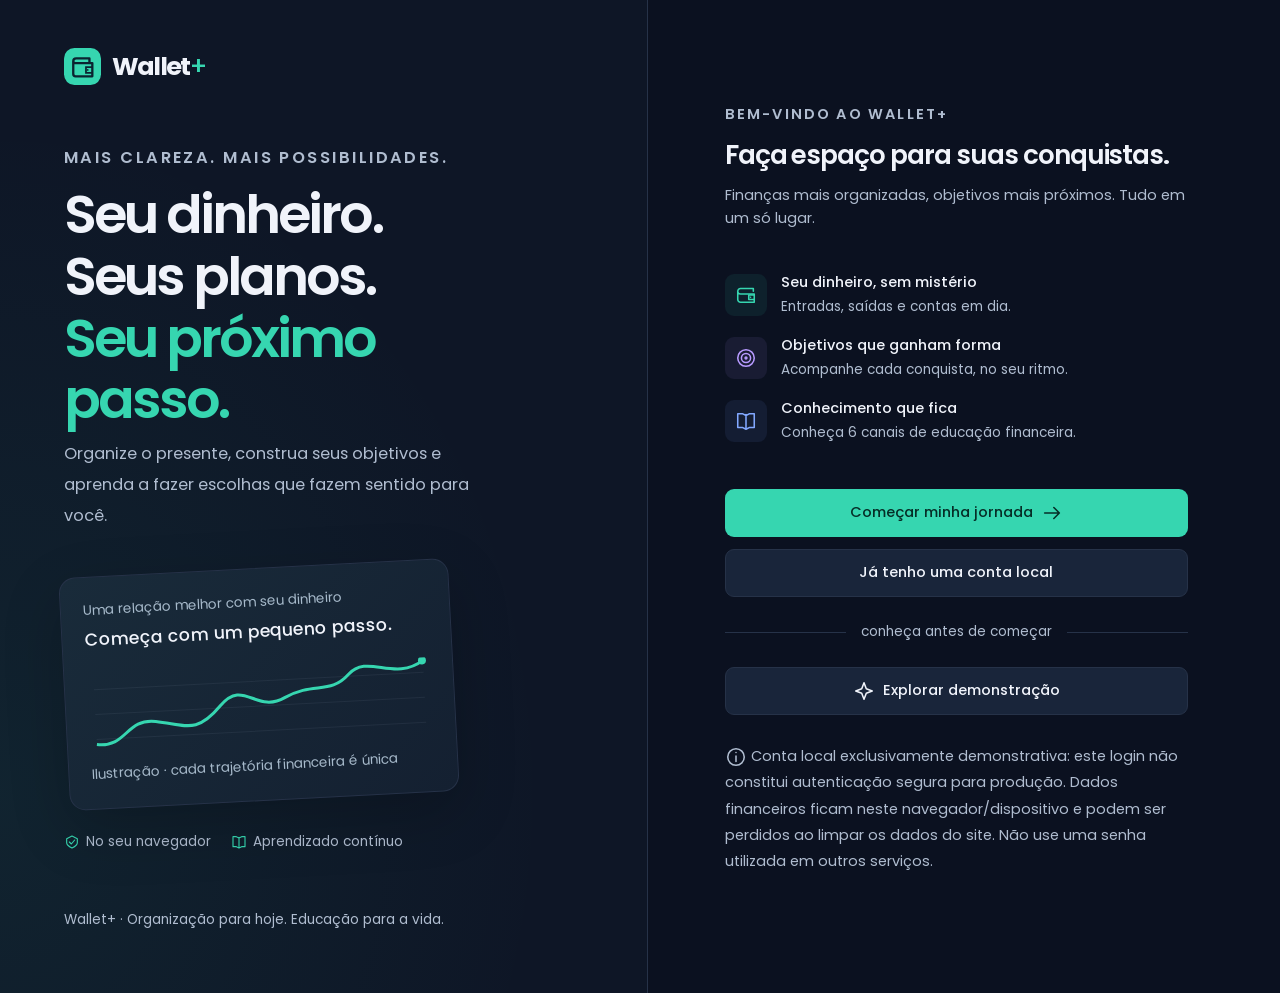
<file: index.html>
<!doctype html>
<html lang="pt-BR" data-theme="dark">
<head>
  <meta charset="utf-8">
  <meta name="viewport" content="width=device-width, initial-scale=1">
  <meta name="theme-color" content="#0b1120">
  <meta name="apple-mobile-web-app-capable" content="yes">
  <meta name="apple-mobile-web-app-status-bar-style" content="default">
  <meta name="apple-mobile-web-app-title" content="Wallet+">
  <meta name="description" content="Wallet+: controle suas finanças, acompanhe suas metas e aprenda a cuidar do seu dinheiro. Seus dados ficam no seu navegador.">
  <title>Wallet+ · Seu dinheiro, com mais clareza</title>
  <link rel="icon" type="image/svg+xml" href="assets/wallet.svg">
  <link rel="manifest" href="manifest.webmanifest">
  <link rel="apple-touch-icon" sizes="180x180" href="assets/icons/apple-touch-icon.png">
  <link rel="preconnect" href="https://fonts.googleapis.com">
  <link rel="preconnect" href="https://fonts.gstatic.com" crossorigin>
  <link href="https://fonts.googleapis.com/css2?family=Poppins:wght@400;500;600;700;800&display=swap" rel="stylesheet">
  <link rel="stylesheet" href="css/global.css">
  <link rel="stylesheet" href="css/pages/dashboard.css">
  <link rel="stylesheet" href="css/pages/finance.css">
  <link rel="stylesheet" href="css/pages/transactions.css">
  <link rel="stylesheet" href="css/pages/goals.css">
  <link rel="stylesheet" href="css/pages/reports.css">
  <link rel="stylesheet" href="css/pages/onboarding.css">
  <link rel="stylesheet" href="css/pages/education.css">
  <script src="assets/vendor/chart.umd.js" defer></script>
  <script type="module" src="js/app.js"></script>
</head>
<body>
  <a class="skip-link" href="#main-content">Pular para o conteúdo</a>
  <div id="app"><main class="boot-screen"><span class="loading-dot"></span><p>Preparando seu Wallet+…</p></main></div>
  <div id="notifications" class="notifications" aria-live="polite" aria-atomic="false"></div>
  <noscript><p>Ative o JavaScript para usar o Wallet+. Seus dados são armazenados localmente neste navegador.</p></noscript>
</body>
</html>
</file>
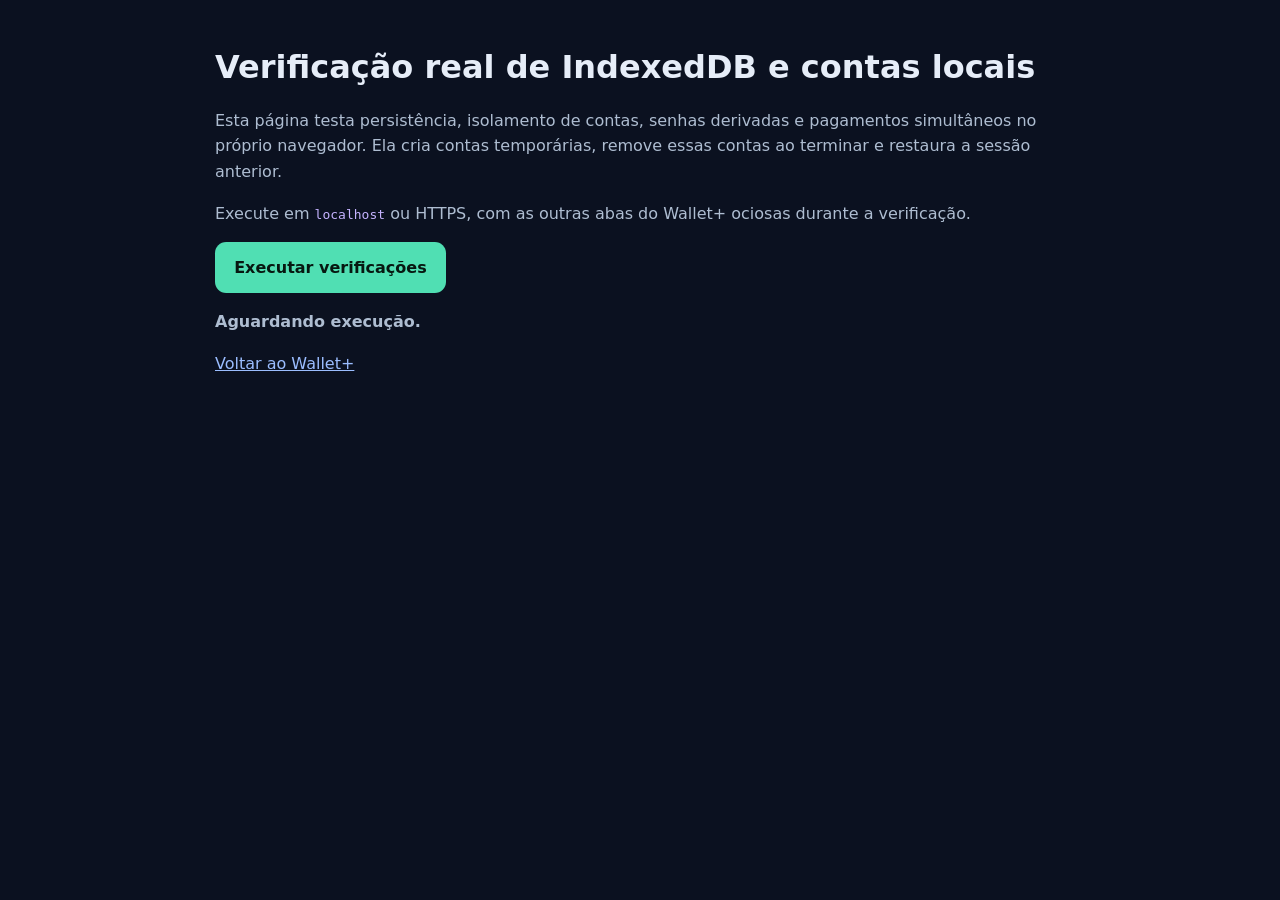
<file: tests/browser.html>
<!doctype html>
<html lang="pt-BR">
  <head>
    <meta charset="utf-8">
    <meta name="viewport" content="width=device-width, initial-scale=1">
    <title>Wallet+ · Verificação do navegador</title>
    <style>
      :root { font-family: system-ui, sans-serif; color-scheme: dark; background: #0b1120; color: #e6edf8; }
      body { max-width: 850px; margin: 3rem auto; padding: 0 1.25rem; line-height: 1.6; }
      h1 { line-height: 1.2; }
      p { color: #aebdd1; }
      button { padding: .8rem 1.2rem; border: 0; border-radius: .7rem; font: inherit; font-weight: 700; background: #50dfb3; color: #071811; cursor: pointer; }
      button:disabled { opacity: .55; cursor: wait; }
      li { padding: .6rem 0; overflow-wrap: anywhere; }
      [data-status="pass"] { color: #68e3b9; }
      [data-status="fail"] { color: #ff8395; }
      #summary { font-weight: 700; }
      code { color: #c5b3ff; }
      a { color: #9bbdff; }
    </style>
    <script type="module" src="./browser.js"></script>
  </head>
  <body>
    <h1>Verificação real de IndexedDB e contas locais</h1>
    <p>Esta página testa persistência, isolamento de contas, senhas derivadas e pagamentos simultâneos no próprio navegador. Ela cria contas temporárias, remove essas contas ao terminar e restaura a sessão anterior.</p>
    <p>Execute em <code>localhost</code> ou HTTPS, com as outras abas do Wallet+ ociosas durante a verificação.</p>
    <button id="run-tests" type="button">Executar verificações</button>
    <p id="summary" role="status" aria-live="polite">Aguardando execução.</p>
    <ol id="results"></ol>
    <p><a href="../index.html">Voltar ao Wallet+</a></p>
  </body>
</html>
</file>
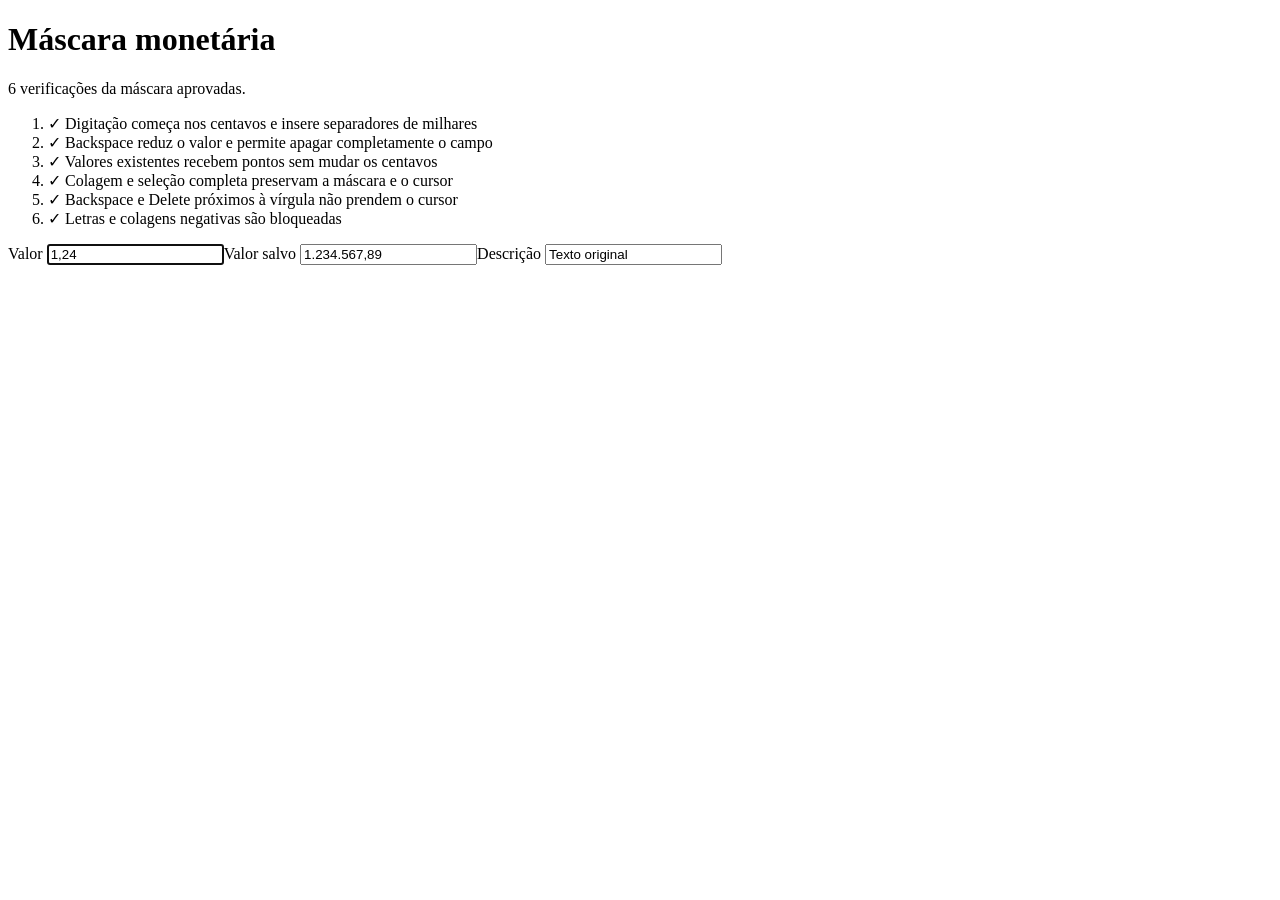
<file: tests/money-input.html>
<!doctype html>
<html lang="pt-BR">
<head><meta charset="utf-8"><meta name="viewport" content="width=device-width, initial-scale=1"><title>Wallet+ · Máscara monetária</title><script type="module" src="money-input.js"></script></head>
<body><h1>Máscara monetária</h1><p id="summary" data-status="running">Executando verificações…</p><ol id="results"></ol><form id="fixture"><label>Valor <input data-money name="amount" inputmode="numeric" required maxlength="18"></label><label>Valor salvo <input data-money name="existing" value="1234567,89"></label><label>Descrição <input name="description" value="Texto original"></label></form></body>
</html>
</file>
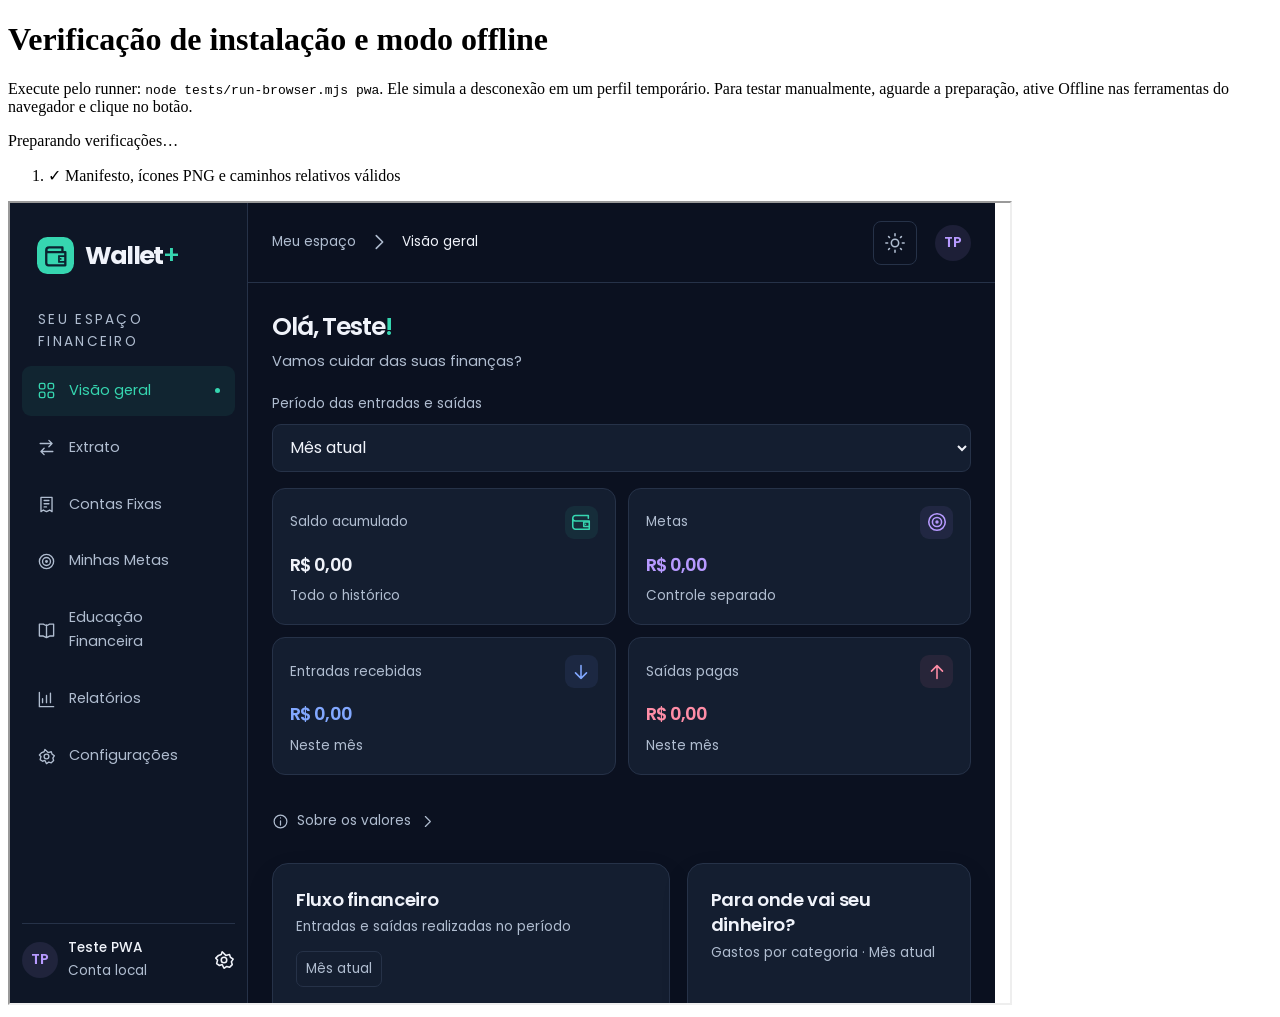
<file: tests/pwa.html>
<!doctype html>
<html lang="pt-BR">
<head><meta charset="utf-8"><meta name="viewport" content="width=device-width, initial-scale=1"><title>Wallet+ · Teste PWA</title><script type="module" src="pwa.js"></script></head>
<body><h1>Verificação de instalação e modo offline</h1><p>Execute pelo runner: <code>node tests/run-browser.mjs pwa</code>. Ele simula a desconexão em um perfil temporário. Para testar manualmente, aguarde a preparação, ative Offline nas ferramentas do navegador e clique no botão.</p><p id="summary" data-status="running">Preparando verificações…</p><ol id="results"></ol><button id="offline-check" hidden>Verificar sem conexão</button><iframe id="application" title="Wallet+ em teste" width="1000" height="800"></iframe></body>
</html>
</file>
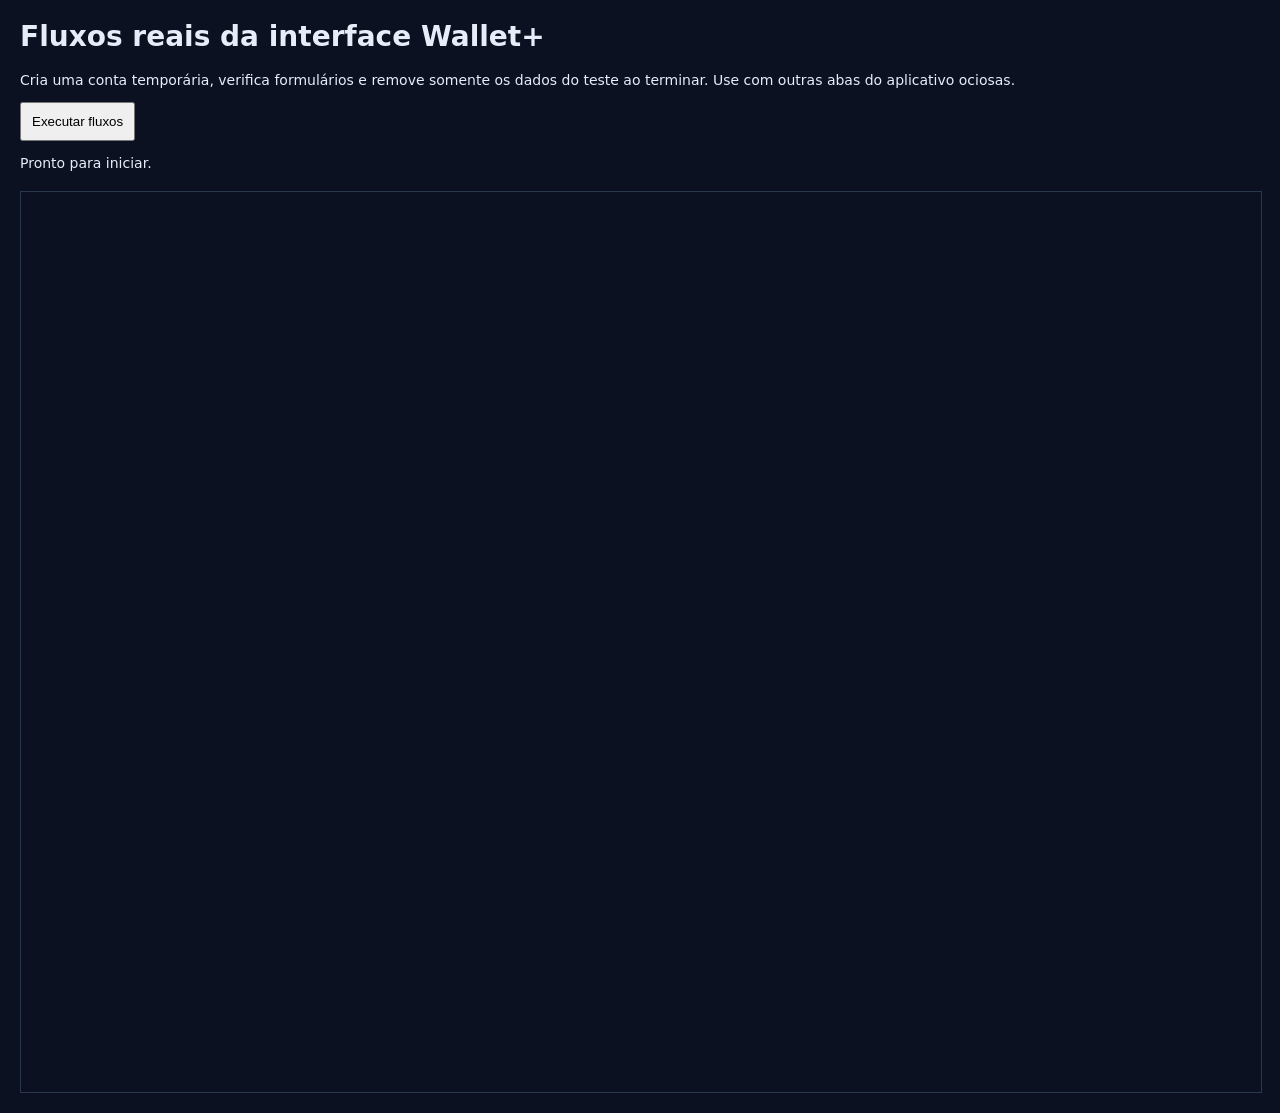
<file: tests/ui.html>
<!doctype html>
<html lang="pt-BR">
<head><meta charset="utf-8"><meta name="viewport" content="width=device-width, initial-scale=1"><title>Wallet+ · Fluxos da interface</title><style>body{font:14px system-ui;background:#0b1120;color:#e6edf8;margin:20px}iframe{display:block;border:1px solid #29384d;margin:20px 0;height:900px;max-width:100%}[data-status=pass]{color:#50dfb3}[data-status=fail]{color:#ff8395}button{padding:10px}</style><script type="module" src="ui.js"></script></head>
<body><h1>Fluxos reais da interface Wallet+</h1><p>Cria uma conta temporária, verifica formulários e remove somente os dados do teste ao terminar. Use com outras abas do aplicativo ociosas.</p><button id="run-tests">Executar fluxos</button><p id="summary" data-status="idle">Pronto para iniciar.</p><ol id="results"></ol><iframe id="application" title="Aplicação em teste" width="1440"></iframe></body>
</html>
</file>
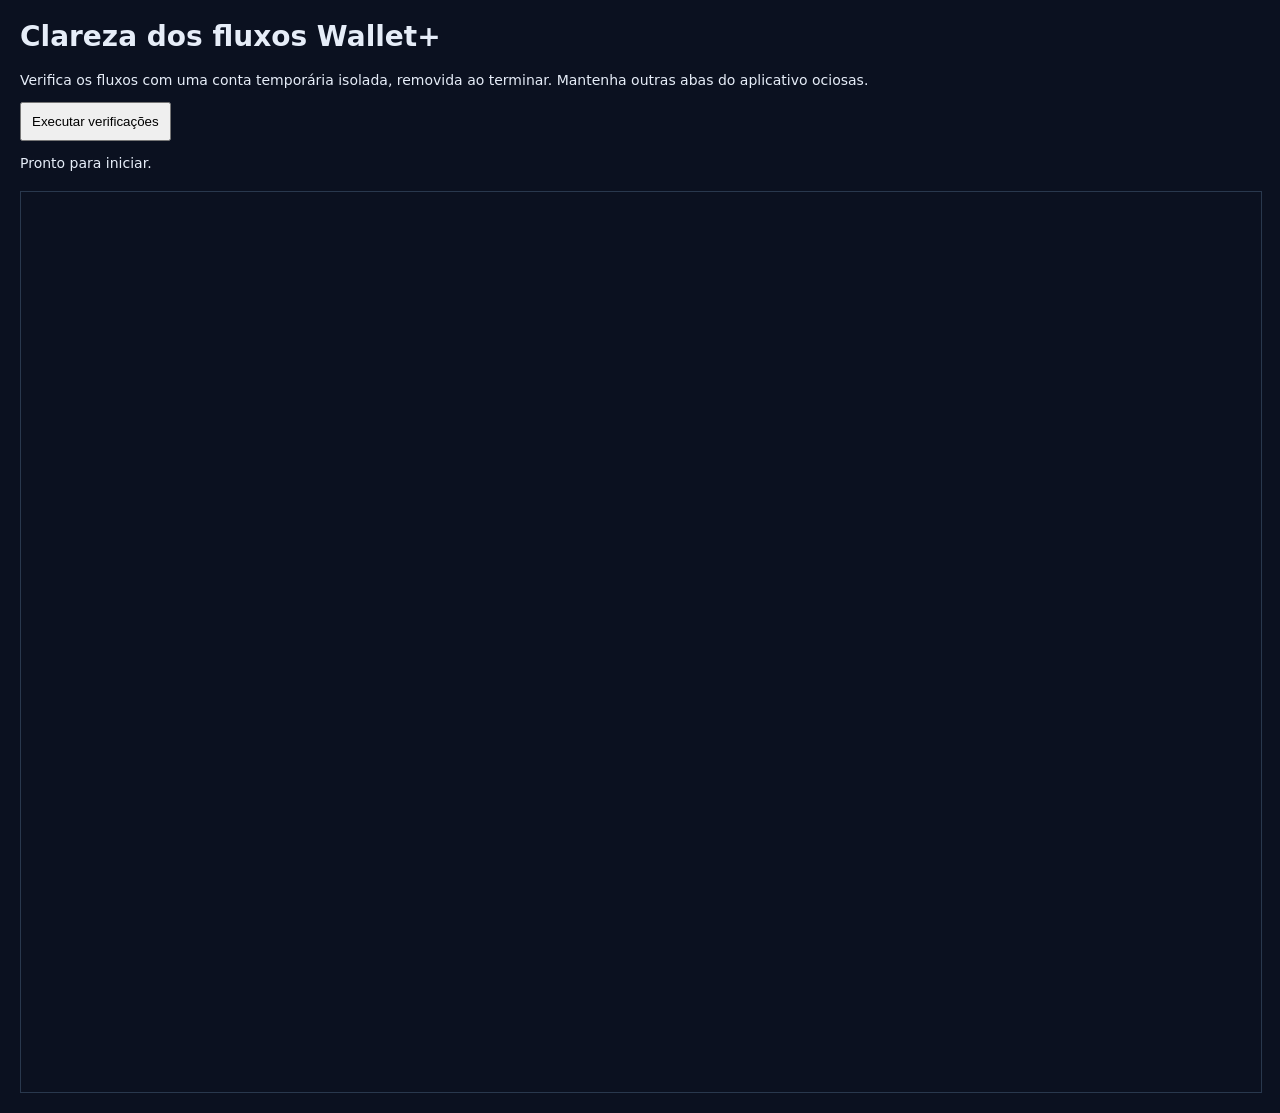
<file: tests/usability.html>
<!doctype html>
<html lang="pt-BR">
<head><meta charset="utf-8"><meta name="viewport" content="width=device-width, initial-scale=1"><title>Wallet+ · Clareza dos fluxos</title><style>body{font:14px system-ui;background:#0b1120;color:#e6edf8;margin:20px}iframe{display:block;border:1px solid #29384d;margin:20px 0;height:900px;max-width:100%}[data-status=pass]{color:#50dfb3}[data-status=fail]{color:#ff8395}button{padding:10px}</style><script type="module" src="usability.js"></script></head>
<body><h1>Clareza dos fluxos Wallet+</h1><p>Verifica os fluxos com uma conta temporária isolada, removida ao terminar. Mantenha outras abas do aplicativo ociosas.</p><button id="run-tests">Executar verificações</button><p id="summary" data-status="idle">Pronto para iniciar.</p><ol id="results"></ol><iframe id="application" title="Aplicação em teste" width="1440"></iframe></body>
</html>
</file>
<file: css/global.css>
:root {
  color-scheme: dark;
  --bg: #0b1120;
  --sidebar: #0e1626;
  --surface: #141e30;
  --surface-alt: #19253a;
  --text: #f0f3fa;
  --muted: #b0bdd0;
  --border: #263248;
  --accent: #36d6b0;
  --accent-soft: #36d6b014;
  --blue: #82a8ff;
  --red: #ff8da6;
  --purple: #b79aff;
  --shadow: 0 12px 32px #00000012;
  --radius: 16px;
  --control-height: 48px;
  --font-caption: .833334rem;
  --font-small: .9375rem;
  --font-body: 1rem;
  --font-field: 1.103449rem;
  --font-heading-small: 1.125rem;
  --font-heading: 1.25rem;
  font-family: 'Poppins', sans-serif;
  font-size: 90.625%;
}
:root[data-theme='light'] {
  color-scheme: light;
  --bg: #f2f5fa;
  --sidebar: #ffffff;
  --surface: #ffffff;
  --surface-alt: #edf2f9;
  --text: #19263b;
  --muted: #58677c;
  --border: #dbe3ee;
  --accent: #087d64;
  --accent-soft: #087d6410;
  --blue: #2859bd;
  --red: #bd294e;
  --purple: #7346c3;
}
* { box-sizing: border-box; }
html { scrollbar-gutter: stable; }
body { margin: 0; background: var(--bg); color: var(--text); font-size: var(--font-body); line-height: 1.65; -webkit-text-size-adjust: 100%; }
button, input, select, textarea { font: inherit; }
button, a, input, select, textarea { -webkit-tap-highlight-color: transparent; }
button, a { touch-action: manipulation; }
button { cursor: pointer; }
button:disabled { opacity: .55; cursor: wait; }
button, input, select, textarea { max-width: 100%; }
button { color: inherit; }
a { color: var(--accent); text-decoration: none; }
a:hover { text-decoration: underline; }
h1, h2, h3, h4, p { margin-top: 0; }
h1 { font-size: clamp(1.65rem, 2.5vw, 2.15rem); letter-spacing: -.045em; line-height: 1.3; font-weight: 600; margin-bottom: 8px; }
h2 { font-size: var(--font-heading); font-weight: 600; letter-spacing: -.02em; line-height: 1.4; margin-bottom: 6px; }
h3 { font-size: var(--font-heading-small); font-weight: 600; }
p { margin-bottom: 16px; }
small { font-size: var(--font-small); }
img, svg { max-width: 100%; }
input, select, textarea { width: 100%; min-width: 0; color: var(--text); background: var(--bg); border: 1px solid var(--border); border-radius: 9px; padding: 10px 13px; min-height: var(--control-height); font-size: var(--font-field); line-height: 1.5; outline: none; }
input:not([type='checkbox']):not([type='radio']), select { height: var(--control-height); }
input:focus, select:focus, textarea:focus { border-color: var(--accent); box-shadow: 0 0 0 3px var(--accent-soft); }
input::placeholder, textarea::placeholder { color: var(--muted); opacity: .75; }
input[data-money] { font-variant-numeric: tabular-nums; }
input[type='checkbox'], input[type='radio'] { width: 22px; min-height: 22px; height: 22px; accent-color: var(--accent); }
textarea { resize: vertical; min-height: 88px; }
:focus-visible { outline: 2px solid var(--accent); outline-offset: 4px; }
[hidden] { display: none !important; }
.sr-only { position: absolute; width: 1px; height: 1px; padding: 0; margin: -1px; overflow: hidden; clip: rect(0, 0, 0, 0); white-space: nowrap; border: 0; }
.icon { flex: 0 0 auto; width: 22px; height: 22px; vertical-align: middle; }
.muted, .text-muted { color: var(--muted); }
.positive, .text-success { color: var(--accent); }
.negative, .text-danger { color: var(--red); }
.purple { color: var(--purple); }
.blue { color: var(--blue); }
.eyebrow { color: var(--muted); text-transform: uppercase; letter-spacing: .15em; font-size: var(--font-small); font-weight: 600; margin-bottom: 10px; }
.btn { display: inline-flex; align-items: center; justify-content: center; gap: 8px; min-height: var(--control-height); padding: 10px 16px; border: 1px solid transparent; border-radius: 9px; font-size: var(--font-body); font-weight: 500; line-height: 1.5; transition: background .18s, transform .18s; text-align: center; }
.btn:hover { text-decoration: none; filter: brightness(1.08); }
.btn:active { transform: translateY(1px); }
.btn-primary { background: var(--accent); color: #062e27; }
[data-theme='light'] .btn-primary { color: #fff; }
.btn-secondary { color: var(--text); background: var(--surface-alt); border-color: var(--border); }
.btn-danger { color: var(--red); background: #ed789518; border-color: #ed789540; }
.btn-blue { color: var(--blue); background: #719bff14; border-color: #719bff30; }
.btn-ghost { background: transparent; color: var(--muted); }
.btn-small, .btn-sm { min-height: 44px; padding: 9px 13px; font-size: var(--font-small); }
.icon-button { display: inline-grid; place-items: center; width: 44px; height: 44px; padding: 10px; border: 1px solid var(--border); border-radius: 8px; background: transparent; color: var(--muted); }
.icon-button:hover { color: var(--text); background: var(--surface-alt); }
.button-row, .row-actions { display: flex; flex-wrap: wrap; align-items: stretch; gap: 10px; }
.brand { display: inline-flex; align-items: center; gap: 11px; color: var(--text); font-size: 1.75rem; letter-spacing: -.07em; font-weight: 700; }
.brand:hover { text-decoration: none; }
.brand img { width: 37px; height: 37px; }
.brand b { color: var(--accent); font-weight: 500; }
.sidebar { position: fixed; inset: 0 auto 0 0; width: 264px; background: var(--sidebar); border-right: 1px solid var(--border); display: flex; flex-direction: column; padding: 32px 18px 20px; overflow-y: auto; z-index: 30; }
.sidebar .brand { padding-left: 15px; margin-bottom: 32px; }
.nav-caption { color: var(--muted); font-size: var(--font-small); text-transform: uppercase; letter-spacing: .17em; padding: 0 16px; margin-bottom: 12px; }
.nav-list { display: grid; gap: 7px; }
.nav-link { display: flex; align-items: center; gap: 13px; color: var(--muted); padding: 13px 15px; font-size: var(--font-body); border-radius: 9px; position: relative; }
.nav-link .icon { width: 19px; height: 19px; }
.nav-link:hover { text-decoration: none; color: var(--text); background: var(--surface); }
.nav-link.active { color: var(--accent); background: var(--accent-soft); }
.nav-link.active::after { content: ''; width: 5px; height: 5px; background: var(--accent); border-radius: 50%; margin-left: auto; }
.sidebar-bottom { margin-top: auto; padding-top: 24px; }
.profile-button { display: flex; width: 100%; align-items: center; gap: 10px; padding: 13px 0 0; border: 0; border-top: 1px solid var(--border); background: transparent; text-align: left; }
.avatar { display: inline-grid; place-items: center; width: 36px; height: 36px; flex-shrink: 0; background: #b79aff1a; color: var(--purple); font-weight: 600; border-radius: 50%; }
.profile-copy { min-width: 0; flex: 1; }
.profile-copy strong { display: block; font-weight: 500; font-size: var(--font-small); overflow: hidden; text-overflow: ellipsis; white-space: nowrap; }
.profile-copy small { color: var(--muted); font-size: var(--font-small); }
.app-layout { padding-left: 264px; }
.topbar { min-height: 80px; border-bottom: 1px solid var(--border); display: flex; align-items: center; justify-content: space-between; gap: 14px; padding: 12px 36px; }
.breadcrumb { display: flex; align-items: center; gap: 12px; color: var(--muted); font-size: var(--font-small); }
.breadcrumb > span:last-child { color: var(--text); }
.topbar-actions { display: flex; align-items: center; gap: 18px; }
.local-status { color: var(--muted); font-size: var(--font-small); display: inline-flex; gap: 7px; align-items: center; }
.status-dot { width: 6px; height: 6px; border-radius: 50%; background: var(--accent); }
.app-main { max-width: 1600px; margin: 0 auto; padding: 31px 36px 40px; min-height: calc(100vh - 77px); }
.page-header { display: flex; justify-content: space-between; align-items: center; flex-wrap: wrap; gap: 18px; margin-bottom: 24px; }
.page-header>div { min-width: 0; }
.page-header p { margin: 0; color: var(--muted); font-size: var(--font-body); }
.page-header .eyebrow { font-size: var(--font-small); margin-bottom: 10px; }
.panel { padding: 23px; border: 1px solid var(--border); background: var(--surface); border-radius: var(--radius); box-shadow: var(--shadow); min-width: 0; }
.panel-header { display: flex; flex-wrap: wrap; align-items: center; justify-content: space-between; gap: 12px 16px; margin-bottom: 20px; }
.panel-header>div { min-width: 0; }
.panel-header h2, .panel-header h3 { margin-bottom: 0; }
.panel-header p { margin: 4px 0 0; font-size: var(--font-small); color: var(--muted); }
.panel-header a { font-size: var(--font-small); white-space: nowrap; }
.stats-grid { display: grid; grid-template-columns: repeat(4, minmax(0, 1fr)); gap: 18px; margin-bottom: 24px; }
.stat-card { padding: 21px; border: 1px solid var(--border); background: var(--surface); border-radius: 13px; min-width: 0; }
.stat-label { display: flex; justify-content: space-between; align-items: center; color: var(--muted); font-size: var(--font-small); gap: 8px; margin-bottom: 13px; }
.stat-value { font-size: clamp(1.2rem, 1.8vw, 1.8rem); font-weight: 600; line-height: 1.4; letter-spacing: -.05em; margin-bottom: 8px; overflow-wrap: anywhere; }
.stat-detail { display: block; color: var(--muted); font-size: var(--font-small); }
.stat-icon { display: inline-grid; place-items: center; width: 33px; height: 33px; border-radius: 9px; background: var(--accent-soft); color: var(--accent); }
.stat-icon.blue { background: #719bff16; color: var(--blue); }
.stat-icon.negative { background: #ed789516; color: var(--red); }
.stat-icon.purple { background: #a88bfa16; color: var(--purple); }
.badge { display: inline-flex; align-items: center; gap: 5px; padding: 4px 9px; color: var(--muted); background: var(--surface-alt); border-radius: 6px; font-size: var(--font-small); line-height: 1.5; }
.badge.positive { color: var(--accent); background: var(--accent-soft); }
.badge.negative { color: var(--red); background: #ed789512; }
.badge.purple { color: var(--purple); background: #a88bfa12; }
.badge.blue { color: var(--blue); background: #719bff12; }
.form-grid { display: grid; grid-template-columns: repeat(2, minmax(0, 1fr)); gap: 18px; }
.field { display: grid; gap: 7px; align-content: start; font-size: var(--font-body); min-width: 0; }
.field label { font-size: var(--font-body); font-weight: 500; }
.field small { color: var(--muted); font-size: var(--font-small); }
.full-width { grid-column: 1 / -1; }
.form-error { margin: 0 24px; padding: 12px 14px; border-radius: 8px; background: #ed789515; color: var(--red); font-size: var(--font-body); }
.notice { display: flex; gap: 10px; padding: 14px 17px; background: var(--accent-soft); border: 1px solid var(--border); border-radius: 10px; color: var(--muted); font-size: var(--font-small); margin-bottom: 22px; }
.notice .icon { color: var(--accent); margin-top: 2px; }
.notice p { margin: 0; }
.toolbar { display: flex; flex-wrap: wrap; align-items: end; gap: 14px; margin: 0; }
.toolbar .field { flex: 1; min-width: 140px; }
.toolbar input, .toolbar select { min-height: var(--control-height); font-size: var(--font-field); }
.table-wrap { position: relative; min-width: 0; overflow: auto; max-width: 100%; }
.data-table { width: 100%; border-collapse: collapse; text-align: left; font-size: var(--font-body); }
.data-table th { color: var(--muted); font-weight: 400; font-size: var(--font-small); text-transform: uppercase; letter-spacing: .06em; padding: 0 10px 13px; }
.data-table td { padding: 16px 10px; border-top: 1px solid var(--border); }
.data-table th:first-child, .data-table td:first-child { padding-left: 0; }
.data-table td strong { font-weight: 500; }
.data-table td small { display: block; color: var(--muted); font-size: var(--font-small); }
.data-table td:last-child, .data-table th:last-child { text-align: right; padding-right: 0; }
.card-grid { display: grid; grid-template-columns: repeat(auto-fit, minmax(min(100%, 285px), 1fr)); gap: 20px; }
.progress { height: 7px; border-radius: 20px; background: var(--surface-alt); overflow: hidden; }
.progress > span, .progress > div { display: block; height: 100%; background: var(--purple); border-radius: inherit; }
.empty-state { text-align: center; padding: 34px 18px; color: var(--muted); }
.empty-icon { display: inline-grid; place-items: center; width: 46px; height: 46px; border-radius: 14px; background: var(--surface-alt); margin-bottom: 14px; }
.empty-state h3 { color: var(--text); margin-bottom: 5px; font-size: var(--font-heading-small); }
.empty-state p { font-size: var(--font-small); max-width: 340px; margin: 0 auto 18px; }
.modal { background: var(--surface); color: var(--text); border: 1px solid var(--border); border-radius: 18px; width: min(640px, calc(100% - 28px)); max-height: calc(100dvh - 36px); padding: 0; box-shadow: 0 24px 100px #0007; }
.modal::backdrop { background: #030813b8; backdrop-filter: blur(5px); }
.modal-header { display: flex; align-items: center; justify-content: space-between; padding: 22px 24px; border-bottom: 1px solid var(--border); gap: 15px; }
.modal-header h2 { margin: 0; }
.modal-body { padding: 24px; }
.modal-body > p:last-child { margin-bottom: 0; }
.modal-footer { display: flex; flex-wrap: wrap; justify-content: flex-end; gap: 10px; padding: 18px 24px; border-top: 1px solid var(--border); }
.modal-footer .btn { flex: 1 1 140px; align-self: stretch; }
.confirm-modal { max-width: 520px; }
.notifications { position: fixed; right: 22px; bottom: 22px; z-index: 1000; display: grid; gap: 9px; max-width: min(420px, calc(100vw - 32px)); pointer-events: none; }
.toast { display: flex; gap: 10px; align-items: center; padding: 14px 18px; background: var(--surface-alt); border: 1px solid var(--accent); border-radius: 10px; box-shadow: 0 10px 40px #0005; font-size: var(--font-body); animation: appear .2s ease; pointer-events: auto; cursor: pointer; }
.toast > span { flex: 1; min-width: 0; overflow-wrap: anywhere; }
.toast > .icon { color: var(--accent); }
.toast-close { display: inline-grid; place-items: center; flex: 0 0 auto; width: 32px; height: 32px; padding: 6px; margin: -4px -6px -4px 0; border: 0; border-radius: 6px; color: var(--muted); background: transparent; }
.toast-close:hover { color: var(--text); background: var(--accent-soft); }
.toast-error { border-color: var(--red); }
.toast-error > .icon { color: var(--red); }
.mobile-nav, .mobile-brand { display: none; }
.skip-link { position: fixed; top: -100px; left: 10px; z-index: 2000; padding: 12px 20px; background: var(--accent); color: var(--bg); border-radius: 10px; }
.skip-link:focus { top: 10px; }
.boot-screen { min-height: 100dvh; display: grid; align-content: center; justify-items: center; gap: 16px; color: var(--muted); }
.loading-dot { width: 30px; height: 30px; border: 3px solid var(--border); border-top-color: var(--accent); border-radius: 50%; animation: spin 1s linear infinite; }
.auth-shell { max-width: 1440px; margin: auto; min-height: 100dvh; display: grid; grid-template-columns: 1.05fr 1fr; }
.auth-story { position: relative; overflow: hidden; padding: 46px 64px; background: radial-gradient(ellipse at 0 80%, #36d6b012, transparent 60%), var(--sidebar); border-right: 1px solid var(--border); display: flex; flex-direction: column; justify-content: space-between; min-height: 100dvh; }
.auth-story-content { padding: 55px 0; }
.auth-story h1 { max-width: 480px; font-size: clamp(2.8rem, 4.2vw, 4.5rem); font-weight: 600; letter-spacing: -.055em; line-height: 1.15; }
.auth-story h1 span { color: var(--accent); }
.auth-story-content > p { color: var(--muted); max-width: 410px; font-size: var(--font-heading-small); line-height: 1.9; }
.auth-badges { display: flex; flex-wrap: wrap; gap: 20px; color: var(--muted); font-size: var(--font-small); margin-top: 30px; }
.auth-badges span { display: inline-flex; gap: 6px; align-items: center; }
.auth-badges .icon { width: 16px; color: var(--accent); }
.auth-story-footer { color: var(--muted); font-size: var(--font-small); }
.auth-content { display: flex; flex-direction: column; justify-content: center; padding: 45px clamp(24px, 6vw, 90px); }
.auth-content h2 { font-size: 1.8rem; margin-bottom: 10px; letter-spacing: -.04em; }
.auth-content > p { color: var(--muted); font-size: var(--font-body); }
.auth-form { display: grid; gap: 19px; margin-top: 20px; }
.auth-form .btn { width: 100%; }
.auth-form .form-error { margin: 0; }
.auth-switch { text-align: center; color: var(--muted); font-size: var(--font-small); margin-top: 20px; }
.auth-disclaimer { margin-top: 28px; color: var(--muted); font-size: var(--font-small); line-height: 1.8; }
.auth-divider { display: flex; gap: 15px; align-items: center; color: var(--muted); font-size: var(--font-small); margin: 24px 0; }
.auth-divider::before, .auth-divider::after { content: ''; height: 1px; background: var(--border); flex: 1; }
.welcome-actions { display: grid; gap: 12px; margin: 20px 0 0; }
.feature-list { display: grid; gap: 15px; margin: 24px 0; }
.feature-row { display: flex; gap: 14px; align-items: center; }
.feature-row .stat-icon { width: 42px; height: 42px; }
.feature-row strong { display: block; font-size: var(--font-body); font-weight: 500; }
.feature-row small { color: var(--muted); font-size: var(--font-small); }
.auth-illustration { position: relative; width: 100%; max-width: 390px; border: 1px solid var(--border); border-radius: 16px; padding: 22px; margin-top: 36px; background: linear-gradient(135deg, #192b3a, #142031); transform: rotate(-3deg); box-shadow: 0 20px 60px #0003; }
.auth-illustration p { color: #a7bacb; font-size: var(--font-small); margin-bottom: 4px; }
.auth-illustration strong { font-weight: 500; font-size: 1.2rem; color: #f0f3fa; }
.auth-illustration svg { width: 100%; height: 80px; margin-top: 20px; }
.auth-illustration small { color: #a7bacb; font-size: var(--font-small); }
@keyframes appear { from { opacity: 0; transform: translateY(8px); } to { opacity: 1; transform: translateY(0); } }
@keyframes spin { to { transform: rotate(360deg); } }
@media (min-width: 1500px) { .app-main { padding: 36px 46px; } }
@media (max-width: 1150px) { .sidebar { width: 238px; padding-inline: 12px; } .app-layout { padding-left: 238px; } .app-main { padding: 28px 24px; } .topbar { padding-inline: 24px; } .local-status { display: none; } .stats-grid { gap: 12px; } .stat-card { padding: 17px; } .auth-story { padding: 36px; } }
@media (max-width: 900px) { .stats-grid { grid-template-columns: repeat(2, minmax(0, 1fr)); } .auth-shell { grid-template-columns: .85fr 1fr; } .auth-story { padding: 30px; } .auth-story h1 { font-size: 2.8rem; } .auth-content { padding: 34px; } }
@media (max-width: 760px) {
  .sidebar { display: none; } .app-layout { padding-left: 0; } .app-main { padding: 20px 16px 116px; } .topbar { padding: 8px 16px; min-height: 64px; } .breadcrumb { display: none; } .mobile-brand { display: inline-flex; font-size: 1.45rem; } .mobile-brand img { width: 32px; height: 32px; } .topbar-actions { gap: 10px; } .topbar-actions>.avatar { width:32px; height:32px; } .local-status { display: none; }
  html { --mobile-header-height:calc(64px + env(safe-area-inset-top,0px)); scroll-padding-top:calc(var(--mobile-header-height) + 12px); }
  .topbar { position:sticky; top:0; z-index:40; min-height:var(--mobile-header-height); padding-top:calc(8px + env(safe-area-inset-top,0px)); background:var(--bg); box-shadow:0 3px 16px #00000012; }
  .mobile-nav { display: grid; grid-template-columns: repeat(5, minmax(0, 1fr)); position: fixed; bottom: 0; left: 0; right: 0; padding: 10px 4px max(10px, env(safe-area-inset-bottom)); border-top: 1px solid var(--border); background: var(--sidebar); z-index: 35; box-shadow: 0 -5px 30px #0002; }
  .mobile-nav a, .mobile-nav button { border: 0; background: transparent; display: flex; flex-direction: column; align-items: center; justify-content: center; gap: 6px; min-height: 52px; padding: 4px 0; font-size: var(--font-caption); line-height: 1.4; color: var(--muted); }
  .mobile-nav .active { color: var(--accent); } .mobile-nav a:hover { text-decoration: none; } .mobile-nav .icon { width: 24px; height: 24px; }
  .mobile-nav span { max-width:100%; line-height:1.25; text-align:center; }
  .page-header { align-items: flex-start; gap: 16px; margin-bottom: 20px; } .page-header h1 { font-size: 1.65rem; } .page-header>.button-row,.page-header>.row-actions { display:grid; grid-template-columns:repeat(2,minmax(0,1fr)); width:100%; } .page-header>.button-row>.btn,.page-header>.row-actions>.btn { min-width:0; padding-inline:10px; } .panel { padding: 19px; } .panel-header { margin-bottom: 18px; } .stats-grid { gap: 12px; margin-bottom: 20px; } .stat-value { font-size: 1.45rem; } .stat-label { font-size: var(--font-small); } .stat-detail { font-size: var(--font-small); } .stat-icon { width: 28px; height: 28px; } .stat-icon .icon { width: 16px; height: 16px; }
  .notifications { bottom: 90px; right: 16px; } .form-grid { gap: 15px; } .auth-shell { display: block; } .auth-story { min-height: auto; padding: 25px; border-right: 0; border-bottom: 1px solid var(--border); } .auth-story-content { padding: 30px 0 8px; } .auth-story h1 { max-width: 480px; font-size: 2.6rem; } .auth-story-content > p { margin-bottom: 0; } .auth-badges, .auth-story-footer, .auth-illustration { display: none; } .auth-content { padding: 32px 25px 45px; max-width: 500px; margin: auto; } .auth-shell.compact .auth-story-content { display: none; } .auth-content h2 { font-size: 1.6rem; }
}
@media (max-width: 420px) { .form-grid { grid-template-columns: 1fr; } .stat-card { padding: 14px; } .stat-value { font-size: 1.22rem; } .stat-label { font-size: var(--font-small); } .stat-icon { width: 24px; height: 24px; } .page-header .button-row { width: 100%; } .page-header .button-row .btn { flex: 1; padding-inline: 10px; } .local-status { display: none; } .panel { padding: 17px; } .modal-body, .modal-header { padding: 19px; } }
@media (prefers-reduced-motion: reduce) { *, *::before, *::after { animation-duration: .01ms !important; transition-duration: .01ms !important; scroll-behavior: auto !important; } }
</file>
<file: css/pages/dashboard.css>
.dashboard-chart-grid { display: grid; grid-template-columns: minmax(0, 1.65fr) minmax(0, 1fr); gap: 22px; margin-bottom: 22px; }
.dashboard-page>.dashboard-page-header { margin-bottom:20px; }
.dashboard-page-header h1 { margin-bottom:0; }
.dashboard-page-header .dashboard-greeting-message { margin-top:6px; }
.dashboard-overview-toolbar { margin-bottom:16px; }
.dashboard-overview-toolbar>label { display:block; width:100%; min-width:0; }
.dashboard-overview-toolbar>label>span { display:block; margin-bottom:8px; color:var(--muted); font-size:var(--font-small); }
.dashboard-overview-toolbar .dashboard-period-picker { width:100%; min-width:0; }
.dashboard-page .stats-grid { grid-template-columns:repeat(2,minmax(0,1fr)); }
.dashboard-page .stat-card { display:flex; flex-direction:column; }
.dashboard-page .stat-label>.stat-icon { flex-shrink:0; }
.dashboard-page .stat-value { margin-top:auto; }
.dashboard-page .stat-detail { margin-top:0; }
.chart-container { position: relative; height: 280px; width: 100%; }
.chart-legend { display: flex; align-items: center; gap: 18px; font-size: var(--font-small); color: var(--muted); margin-top: 8px; }
.chart-legend span { display: flex; gap: 6px; align-items: center; }
.chart-legend i { width: 7px; height: 7px; border-radius: 50%; background: var(--accent); }
.chart-legend .expense-dot { background: var(--blue); }
.chart-period { font-size: var(--font-small); color: var(--muted); border: 1px solid var(--border); padding: 6px 9px; border-radius: 7px; }
.dashboard-bottom-grid { display: grid; grid-template-columns: minmax(0, 1.65fr) minmax(0, 1fr); gap: 22px; margin-bottom: 22px; }
.dashboard-side-stack { display: grid; gap: 22px; align-content: start; }
.transaction-description { display: flex; align-items: center; gap: 11px; }
.transaction-symbol { width: 35px; height: 35px; display: inline-grid; place-items: center; border-radius: 10px; background: #ed789512; color: var(--red); flex-shrink: 0; }
.transaction-symbol.income { background: var(--accent-soft); color: var(--accent); }
.transaction-symbol .icon { width: 17px; height: 17px; }
.transaction-description strong { display: block; overflow-wrap: anywhere; }
.dashboard-transaction-link { color:inherit; text-decoration:underline; text-decoration-color:var(--border); text-underline-offset:3px; }
.dashboard-transaction-link:hover,.dashboard-transaction-link:focus-visible { color:var(--accent); text-decoration-color:currentColor; }
.goal-preview { padding-bottom: 19px; margin-bottom: 19px; border-bottom: 1px solid var(--border); }
.goal-preview:last-child { border: 0; padding-bottom: 0; margin-bottom: 0; }
.goal-preview-heading { display: flex; justify-content: space-between; gap: 10px; margin-bottom: 12px; font-size: var(--font-body); }
.goal-preview-heading strong { font-weight: 500; }
.goal-preview-values { display: flex; justify-content: space-between; color: var(--muted); font-size: var(--font-small); margin-top: 9px; gap: 8px; }
.upcoming-item { display: flex; align-items: center; gap: 12px; padding-block: 16px; border-bottom: 1px solid var(--border); font-size: var(--font-body); }
.upcoming-item:last-child { border: 0; padding-bottom: 0; }
.upcoming-item:first-child { padding-top: 0; }
.due-day { display: grid; align-content: center; text-align: center; width: 46px; min-width: 46px; height: 56px; background: var(--surface-alt); border-radius: 9px; line-height: 1.4; font-size: var(--font-heading-small); }
.due-day small { font-size: var(--font-small); text-transform: uppercase; color: var(--muted); }
.upcoming-copy { flex: 1; min-width: 0; }
.upcoming-copy strong { display: block; font-weight: 500; overflow-wrap: anywhere; }
.upcoming-copy small { display: block; color: var(--muted); font-size: var(--font-small); }
.upcoming-amount { text-align: right; flex-shrink: 0; }
.upcoming-amount small { display: block; font-size: var(--font-small); }
.learning-banner { display: flex; align-items: center; gap: 20px; padding: 24px; border: 1px solid #a88bfa38; border-radius: var(--radius); background: linear-gradient(110deg, #a88bfa10, #719bff05); }
.learning-banner-icon { display: grid; place-items: center; width: 48px; height: 48px; flex-shrink: 0; background: #a88bfa16; border-radius: 13px; color: var(--purple); }
.learning-banner-copy { flex: 1; }
.learning-banner h2 { font-size: var(--font-heading-small); margin-bottom: 4px; }
.learning-banner p { color: var(--muted); font-size: var(--font-small); margin: 0; }
.dashboard-period-picker { font-size:var(--font-field); padding:10px 13px; background:var(--surface); }
.dashboard-summary-help { margin:0 0 20px; font-size:var(--font-small); color:var(--muted); }
.dashboard-summary-help summary { display:flex; align-items:center; gap:8px; min-height:44px; width:fit-content; cursor:pointer; list-style:none; }
.dashboard-summary-help summary::-webkit-details-marker { display:none; }
.dashboard-summary-help summary>.icon { width:17px; height:17px; }
.dashboard-summary-help summary>.icon:last-child { transition:transform .18s; }
.dashboard-summary-help[open] summary>.icon:last-child { transform:rotate(90deg); }
.dashboard-summary-help>div { padding:14px; margin-top:4px; border:1px solid var(--border); border-radius:10px; background:var(--surface); }
.dashboard-summary-help p { margin-bottom:10px; }
.dashboard-summary-help p:last-child { margin-bottom:0; }
@media (max-width:760px) {
  .dashboard-page>.dashboard-page-header { margin-bottom:16px; }
  .dashboard-page-header h1 { margin-bottom:0; }
  .dashboard-page .panel-header p { display:none; }
  .dashboard-page .stats-grid { gap:10px; margin-bottom:12px; }
  .dashboard-page .stat-card { min-height:132px; padding:14px; }
  .dashboard-page .stat-label { min-height:38px; margin-bottom:8px; }
  .dashboard-page .stat-value { margin-bottom:6px; font-size:clamp(1.2rem,5vw,1.5rem); }
  .dashboard-page .stat-icon { width:24px; height:24px; }
  .dashboard-summary-help { margin-bottom:12px; }
}
@media (max-width: 1100px) { .dashboard-chart-grid, .dashboard-bottom-grid { grid-template-columns: minmax(0, 1.4fr) minmax(0, 1fr); gap: 17px; } .dashboard-transactions .category-cell { display: none; } }
@media (max-width: 950px) { .dashboard-chart-grid, .dashboard-bottom-grid { grid-template-columns: minmax(0, 1fr); } .dashboard-side-stack { grid-template-columns: repeat(2, minmax(0, 1fr)); gap: 17px; } .dashboard-transactions .category-cell { display: table-cell; } .learning-banner { flex-wrap: wrap; } }
@media (max-width: 600px) { .dashboard-side-stack { grid-template-columns: minmax(0, 1fr); } .dashboard-transactions .category-cell { display: none; } .dashboard-transactions .data-table { font-size: var(--font-small); } .dashboard-transactions .transaction-symbol { width: 30px; height: 30px; } .chart-container { height: 225px; } .learning-banner { gap: 14px; padding: 20px; } .learning-banner-copy { min-width: 190px; } .learning-banner .btn { width: 100%; } }
</file>
<file: css/pages/finance.css>
.transaction-description { display:flex; gap:12px; align-items:center; min-width:0}
.transaction-description strong,.transaction-description small { display:block}
.transaction-description strong { font-size:var(--font-body); font-weight:500}
.transaction-description small { font-size:var(--font-small); margin-top:4px}
.transaction-symbol,.recurring-icon { width:40px; height:40px; display:grid; place-items:center; flex-shrink:0; border-radius:12px; background:rgba(246,136,160,.1); color:#f688a0}
.transaction-symbol.income,.recurring-icon.income { background:rgba(53,215,170,.1); color:#35d7aa}
.transaction-symbol svg,.recurring-icon svg { width:19px; height:19px}
.form-note { font-size:var(--font-body); line-height:1.7; color:var(--muted); margin:16px 0}
.form-error { color:var(--red); font-size:var(--font-body)}
.recurring-stats { grid-template-columns:repeat(3,minmax(0,1fr))}
.history-list { list-style:none; padding:0; margin:16px 0; max-height:50vh; overflow:auto}
.history-list li { display:flex; justify-content:space-between; align-items:center; gap:15px; padding:16px 0; border-bottom:1px solid var(--border); font-size:var(--font-body)}
.history-list li>div { min-width:0; overflow-wrap:anywhere}
.history-list li>strong { white-space:nowrap}
.history-list span { display:block; font-size:var(--font-small); margin-top:6px}
.month-selector { max-width:210px; flex:0 0 auto}
.recurring-section { margin-top:24px}
.recurring-section .panel-header { display:flex; justify-content:space-between; align-items:center; gap:20px; margin-bottom:14px}
.recurring-section .panel-header p { font-size:var(--font-body); margin:7px 0 0}
.recurring-add-button { flex-shrink:0; }
.recurring-group { min-width:0; padding:14px; border:1px solid var(--border); border-radius:12px; background:var(--bg)}
.recurring-group+.recurring-group { margin-top:16px}
.recurring-status-group { margin-top:12px; min-width:0}
.recurring-status-group>summary { display:flex; align-items:center; gap:10px; min-height:52px; padding:12px 16px; border:1px solid var(--border); border-radius:12px; background:var(--surface); color:var(--text); font-size:var(--font-body); font-weight:500; cursor:pointer; list-style:none}
.recurring-status-group>summary::-webkit-details-marker { display:none}
.recurring-status-group>summary>span:first-child { min-width:0; overflow-wrap:anywhere}
.recurring-status-group>summary>.icon { width:18px; height:18px; flex-shrink:0; color:var(--muted)}
.recurring-status-group[open]>summary>.icon { transform:rotate(90deg)}
.recurring-status-group[open]>summary { border-radius:12px 12px 0 0}
.recurring-status-group>.recurring-list-panel { padding:14px; border-radius:0 0 12px 12px; border-top:0; margin:0}
.recurring-status-group .empty-state { padding:22px 12px}
.recurring-status-group .empty-state p { margin-bottom:0}
.recurring-status-count { display:grid; place-items:center; flex:0 0 auto; min-width:28px; height:26px; padding:0 7px; margin-left:auto; border-radius:7px; color:var(--muted); background:var(--surface-alt); font-size:var(--font-small); font-variant-numeric:tabular-nums}
.recurring-status-group[data-recurring-status="pending"] .recurring-status-count { color:var(--blue)}
.recurring-status-group[data-recurring-status="completed"] .recurring-status-count { color:var(--accent)}
.recurring-status-group>summary:focus-visible,.recurring-form-options>summary:focus-visible { outline:2px solid var(--accent); outline-offset:3px}
.recurring-row.is-highlighted { border-color:var(--blue); box-shadow:0 0 0 2px #6c9fff24}
.recurring-form-options { margin-top:20px; border-top:1px solid var(--border); border-bottom:1px solid var(--border)}
.recurring-form-options>summary { display:grid; grid-template-columns:minmax(0,1fr) auto; align-items:center; gap:4px 10px; min-height:52px; padding:12px 0; color:var(--text); cursor:pointer; list-style:none; font-size:var(--font-body)}
.recurring-form-options>summary::-webkit-details-marker { display:none}
.recurring-form-options>summary>span { grid-column:1; grid-row:2; color:var(--muted); font-size:var(--font-small)}
.recurring-form-options>summary>.icon { grid-column:2; grid-row:1/3; width:17px; height:17px; color:var(--muted)}
.recurring-form-options[open]>summary>.icon { transform:rotate(90deg)}
.recurring-form-options>.form-grid { padding:8px 0 18px}
.recurring-form-modal .form-grid,.recurring-confirmation-modal .form-grid { align-items:end}
.recurring-history a { display:inline-flex; gap:5px; align-items:center; margin-top:8px; font-size:var(--font-small)}
.recurring-history a>.icon { width:15px; height:15px; flex-shrink:0}
.recurring-group-title { margin:0 0 12px; color:var(--muted); font-size:var(--font-body); font-weight:500}
.recurring-group .empty-state { padding:24px 12px}
.recurring-group .empty-state p { margin-bottom:0}
.recurring-help { margin-bottom:20px; border:1px solid var(--border); border-radius:12px; background:var(--surface)}
.recurring-help summary { display:flex; align-items:center; gap:9px; min-height:48px; padding:12px 16px; color:var(--muted); font-size:var(--font-small); cursor:pointer; list-style:none}
.recurring-help summary::-webkit-details-marker { display:none}
.recurring-help summary>.icon { width:17px; height:17px; flex-shrink:0}
.recurring-help summary>.icon:last-child { margin-left:auto}
.recurring-help[open] summary { color:var(--text); border-bottom:1px solid var(--border)}
.recurring-help[open] summary>.icon:last-child { transform:rotate(90deg)}
.recurring-help-steps { display:grid; grid-template-columns:repeat(3,minmax(0,1fr)); gap:20px; padding:16px}
.recurring-help-steps p { margin:0; color:var(--muted); font-size:var(--font-small); line-height:1.7; overflow-wrap:anywhere}
.recurring-help-steps strong { display:block; margin-bottom:5px; color:var(--text); font-weight:500}
.recurring-date-help { margin:8px 0 0; color:var(--muted); font-size:var(--font-small); line-height:1.6}
.recurring-list { display:grid; gap:12px}
.recurring-row { display:grid; grid-template-columns:40px minmax(0,1fr) minmax(110px,auto) 290px; grid-template-areas:"icon info value actions" "icon details value actions"; gap:5px 18px; align-items:center; min-width:0; padding:16px; border:1px solid var(--border); border-radius:10px; background:var(--surface)}
.recurring-info { grid-area:info; min-width:0}
.recurring-info h3 { margin:0; font-size:var(--font-heading-small); font-weight:600; line-height:1.4; overflow-wrap:anywhere}
.recurring-category { margin:5px 0 0; color:var(--muted); font-size:var(--font-small); overflow-wrap:anywhere}
.recurring-value { grid-area:value; min-width:0; text-align:right}
.recurring-value small { display:block; color:var(--muted); font-size:var(--font-small); line-height:1.5}
.recurring-amount { display:block; font-size:var(--font-heading-small); font-variant-numeric:tabular-nums; white-space:nowrap}
.recurring-details { grid-area:details; min-width:0}
.recurring-schedule { display:flex; flex-wrap:wrap; gap:6px 8px; align-items:center; color:var(--muted); font-size:var(--font-small)}
.recurring-schedule .badge { padding:3px 7px}
.recurring-payment-date { display:block; margin-top:5px; color:var(--accent); font-size:var(--font-small)}
.recurring-icon { grid-area:icon; color:var(--blue); background:#6c9fff14}
.recurring-icon.subscription { color:var(--purple); background:#ba91ff14}
.recurring-actions { grid-area:actions; display:flex; gap:10px; align-items:stretch; min-width:0}
.recurring-actions>.btn { flex:1; min-width:0; min-height:44px; padding:10px; font-size:var(--font-small)}
.recurring-actions>.btn>span { min-width:0}
.recurring-actions>.btn>.icon { width:18px; height:18px}
.recurring-payment-toggle { color:var(--accent); background:transparent; border-color:var(--border)}
.recurring-payment-toggle:hover,.recurring-payment-toggle:focus-visible { background:var(--accent-soft); border-color:var(--accent)}
.recurring-payment-toggle>.icon:last-child { width:15px; height:15px; opacity:.8}
.recurring-unavailable { flex:1; padding:8px 0; color:var(--muted); font-size:var(--font-small)}
.recurring-menu { position:relative; flex:0 0 auto}
.recurring-menu[open] { z-index:20}
.recurring-menu summary { display:flex; align-items:center; justify-content:center; gap:5px; height:100%; min-height:44px; padding:9px 8px; border:1px solid var(--border); border-radius:9px; cursor:pointer; list-style:none; color:var(--muted); font-size:var(--font-small); user-select:none}
.recurring-menu summary::-webkit-details-marker { display:none}
.recurring-menu summary:hover,.recurring-menu[open] summary { background:var(--surface-alt); color:var(--text)}
.recurring-menu summary:focus-visible,.recurring-help summary:focus-visible { outline:2px solid var(--accent); outline-offset:3px}
.recurring-menu summary>.icon { width:15px; height:15px}
.recurring-menu-panel { position:absolute; z-index:20; right:0; top:calc(100% + 8px); width:260px; max-width:calc(100vw - 32px); max-height:calc(100dvh - 180px); overflow-y:auto; padding:7px; border:1px solid var(--border); border-radius:12px; background:var(--surface); box-shadow:0 14px 40px #0004}
.recurring-menu.opens-up .recurring-menu-panel { top:auto; bottom:calc(100% + 8px)}
.recurring-menu-heading { padding:8px 10px; margin:0; color:var(--muted); font-size:var(--font-small); overflow-wrap:anywhere}
.recurring-option { display:flex; align-items:center; gap:10px; width:100%; min-height:44px; padding:11px 10px; border:0; border-radius:7px; background:transparent; color:var(--text); text-align:left; font-size:var(--font-body); line-height:1.5}
.recurring-option>.icon { width:18px; height:18px; color:var(--muted)}
.recurring-option:hover,.recurring-option:focus-visible { background:var(--surface-alt)}
.recurring-option-danger,.recurring-option-danger>.icon { color:var(--red)}
.recurring-menu-divider { height:1px; margin:5px 4px; background:var(--border)}
.badge-success { color:var(--accent); background:var(--accent-soft)}
.badge-danger { color:var(--red); background:rgba(246,136,160,.1)}
.is-inactive .recurring-icon,.is-inactive .recurring-info { opacity:.75}
.payment-reference { color:var(--muted); font-size:var(--font-body); margin-bottom:0}
.payment-summary { display:flex; justify-content:space-between; gap:20px; align-items:center; padding:20px 0}
.payment-summary span { color:var(--muted); font-size:var(--font-body); white-space:nowrap}


@media(max-width:1100px) { .recurring-row { grid-template-columns:36px minmax(0,1fr) auto; grid-template-areas:"icon info value" "icon details details" "icon actions actions"; gap:10px 12px}
.recurring-icon { width:36px; height:36px}
.recurring-stats .stat-card strong { font-size:1.35rem}
}


@media(max-width:720px) { .recurring-stats { grid-template-columns:1fr}
.recurring-status-group>.recurring-list-panel { padding:12px}
.recurring-group { padding:12px}
.recurring-row { grid-template-columns:minmax(0,1fr) auto; grid-template-areas:"info info" "details value" "actions actions"; gap:10px 12px; padding:14px; align-items:start}
.recurring-icon { display:none}
.recurring-info h3 { font-size:var(--font-heading-small)}
.recurring-value { align-self:start}
.recurring-actions { gap:9px; padding-top:2px; border-top:0; align-items:stretch}
.recurring-actions>.btn { font-size:var(--font-small); padding:10px 8px}
.recurring-section .panel-header { display:grid; grid-template-columns:minmax(0,1fr); align-items:start; gap:12px}
.recurring-section .panel-header .btn { width:100%; min-height:48px; padding:10px 14px; gap:8px; font-size:var(--font-body)}
.recurring-section .panel-header .btn>.icon { width:18px; height:18px}
.recurring-section .panel-header>div { min-width:0}
.recurring-section .panel-header h2 { font-size:var(--font-heading-small)}
.recurring-section .panel-header p { font-size:var(--font-small)}
.recurring-help-steps { grid-template-columns:minmax(0,1fr); gap:14px}
.payment-summary { align-items:start; flex-direction:column; gap:10px}
.month-selector { max-width:100%; width:100%}
}

@media(prefers-reduced-motion:reduce) { .progress>span { transition:none}
}

.recurring-stats .stat-card > span { display: block; font-size: var(--font-small); margin-bottom: 13px; }
.recurring-stats .stat-card > strong { display: block; font-size: clamp(1.25rem, 2vw, 1.8rem); letter-spacing: -.035em; overflow-wrap: anywhere; }
.btn-icon { width: 44px; min-width: 44px; height: 44px; padding: 10px; }

@media(max-width:720px) {
.recurring-page-header { display:grid; grid-template-columns:minmax(0,1fr); gap:14px; margin-bottom:14px}
.recurring-page-header h1 { margin-bottom:6px}
.recurring-page-header .month-selector { display:flex; flex-direction:row; align-items:center; justify-content:space-between; gap:12px; width:100%; max-width:none; padding:10px 12px; border:1px solid var(--border); border-radius:12px; background:var(--surface)}
.recurring-page-header .month-selector>span { flex:0 0 auto; font-size:var(--font-small)}
.recurring-page-header .month-selector>input { flex:0 1 200px; width:200px; min-width:0; min-height:42px; padding:8px 10px; background:var(--surface-alt)}
.recurring-stats { grid-template-columns:repeat(2,minmax(0,1fr)); gap:10px; margin-bottom:14px}
.recurring-stats .stat-card { padding:12px}
.recurring-stats .stat-card>span { margin-bottom:5px; font-size:var(--font-small)}
.recurring-stats .stat-card>strong { font-size:1.25rem; letter-spacing:-.02em}
.recurring-stats .recurring-pending-stat { grid-column:1/-1; grid-row:1; display:flex; align-items:center; justify-content:space-between; gap:12px; padding:14px 16px; background:linear-gradient(110deg,#ed78950a,var(--surface))}
.recurring-stats .recurring-pending-stat>span { margin:0; font-weight:500}
.recurring-stats .recurring-pending-stat>strong { font-size:1.65rem}
.recurring-section { margin-top:18px}
}

@media(max-width:420px) {
.recurring-actions>[data-confirm]>.icon { display:none}
}

@media(max-width:360px) {
.recurring-row { grid-template-areas:"info info" "value value" "details details" "actions actions"}
.recurring-value { text-align:left}
.recurring-page-header .month-selector { display:grid; grid-template-columns:minmax(0,1fr); gap:8px}
.recurring-page-header .month-selector>input { width:100%}
}
.recurring-view-tabs { display:grid; grid-template-columns:repeat(2,minmax(0,1fr)); gap:5px; width:100%; max-width:420px; padding:5px; margin-bottom:20px; border:1px solid var(--border); border-radius:12px; background:var(--surface); }
.recurring-view-tab { background:transparent; color:var(--muted); min-width:0; }
.recurring-view-tab[aria-selected="true"] { color:var(--text); background:var(--surface-alt); border-color:var(--border); box-shadow:0 2px 8px #00000012; }
.recurring-view-tab>.icon { width:18px; height:18px; }
.recurring-view-tab[data-recurring-view="bill"]>.icon { color:var(--red); }
.recurring-view-tab[data-recurring-view="income"]>.icon { color:var(--accent); }
.recurring-stats.is-income .recurring-pending-stat { background:linear-gradient(110deg,#36d6b00a,var(--surface)); }
</file>
<file: css/pages/transactions.css>
.statement-filter-panel { padding:16px 18px; margin-bottom:18px; }
.statement-page-header { margin-bottom:8px; }
.statement-page-header>.row-actions>.btn>.icon { width:18px; height:18px; }
.statement-help { margin-bottom:18px; color:var(--muted); font-size:var(--font-small); }
.statement-help>summary { display:flex; align-items:center; gap:8px; width:fit-content; min-height:44px; cursor:pointer; list-style:none; }
.statement-help>summary::-webkit-details-marker { display:none; }
.statement-help>summary>.icon { width:17px; height:17px; }
.statement-help>summary>.icon:last-child { margin-left:2px; transition:transform .18s; }
.statement-help[open]>summary>.icon:last-child { transform:rotate(90deg); }
.statement-help>div { padding:14px 16px; margin-top:4px; border:1px solid var(--border); border-radius:10px; background:var(--surface); }
.statement-help p { margin:0 0 10px; }
.statement-help p:last-child { margin-bottom:0; }
.statement-search-row { display:grid; grid-template-columns:minmax(190px,.8fr) minmax(0,1.4fr) auto; gap:12px; align-items:end; }
.statement-search { position:relative; display:block; min-width:0; }
.statement-search>.icon { position:absolute; left:14px; top:15px; width:18px; height:18px; color:var(--muted); pointer-events:none; }
.statement-search input { padding-left:42px; }
.statement-search-row>.btn { gap:8px; }
.statement-search-row>.btn>.icon { width:18px; height:18px; }
.statement-filter-count { display:grid; place-items:center; min-width:21px; height:21px; padding:0 5px; border-radius:6px; background:var(--accent-soft); color:var(--accent); font-size:var(--font-small); }
.statement-filter-fields,.statement-custom-dates { display:grid; grid-template-columns:repeat(2,minmax(0,1fr)); gap:14px; padding-top:16px; }
.statement-filter-status { display:flex; align-items:center; justify-content:space-between; gap:10px; margin-top:8px; }
.statement-filter-status>#transaction-period { display:flex; align-items:center; gap:8px; min-width:0; color:var(--muted); font-size:var(--font-small); }
.statement-filter-status .icon { width:17px; height:17px; }
.statement-filter-status>.btn { flex-shrink:0; padding:7px 0 7px 10px; }
.statement-filter-panel .form-error { margin:12px 0 0; }
.statement-summary { display:grid; grid-template-columns:repeat(3,minmax(0,1fr)); margin-bottom:24px; border:1px solid var(--border); border-radius:13px; background:var(--surface); overflow:hidden; }
.statement-summary>div { min-width:0; padding:17px 20px; }
.statement-summary>div+div { border-left:1px solid var(--border); }
.statement-summary span { display:block; margin-bottom:7px; color:var(--muted); font-size:var(--font-small); }
.statement-summary strong { display:block; font-size:clamp(1.25rem,1.7vw,1.65rem); font-weight:600; line-height:1.4; letter-spacing:-.035em; font-variant-numeric:tabular-nums; overflow-wrap:anywhere; }
.statement-summary-result { background:var(--accent-soft); }
.statement-summary-result.is-negative { background:#ed789512; }
.statement-history-heading { display:flex; align-items:center; justify-content:space-between; flex-wrap:wrap; gap:8px; margin-bottom:14px; }
.statement-history-heading h2 { margin:0; font-size:var(--font-heading-small); }
.statement-history-heading>span { color:var(--muted); font-size:var(--font-small); }
.statement-history-heading { scroll-margin-top:24px; }
.statement-pagination { display:flex; align-items:center; flex-wrap:wrap; gap:12px 20px; margin-top:18px; }
.statement-page-size { display:flex; align-items:center; gap:10px; color:var(--muted); font-size:var(--font-small); white-space:nowrap; }
.statement-page-size select { width:90px; }
#transaction-page-range { flex:1; color:var(--muted); font-size:var(--font-small); font-variant-numeric:tabular-nums; }
.statement-page-controls { display:flex; align-items:center; gap:10px; }
.statement-page-controls>.btn { width:48px; min-height:48px; }
#transaction-page-label { min-width:95px; text-align:center; color:var(--muted); font-size:var(--font-small); font-variant-numeric:tabular-nums; }
.statement-table { table-layout:fixed; }
.statement-table th:first-child { width:32%; }
.statement-table th:nth-child(2) { width:14%; }
.statement-table th:nth-child(3) { width:18%; }
.statement-table th:nth-child(4) { width:18%; }
.statement-table th:last-child { width:18%; }
.statement-description { display:flex; align-items:center; gap:12px; min-width:0; }
.statement-description>div { min-width:0; }
.statement-description strong { display:block; font-weight:500; overflow-wrap:anywhere; }
.statement-description small { display:block; margin-top:4px; color:var(--muted); font-size:var(--font-small); }
.statement-symbol { display:grid; place-items:center; width:36px; height:36px; flex-shrink:0; border-radius:10px; background:#ed789512; color:var(--red); }
.statement-symbol.income { color:var(--accent); background:var(--accent-soft); }
.statement-symbol .icon { width:18px; height:18px; }
.statement-money { text-align:right; font-weight:600; font-variant-numeric:tabular-nums; white-space:nowrap; }
.statement-date { font-size:var(--font-small); white-space:nowrap; }
.statement-table .badge { max-width:100%; overflow-wrap:anywhere; }
.statement-actions .row-actions { justify-content:flex-end; flex-wrap:nowrap; gap:2px; }
.statement-table tr.statement-focused-record>td { background:var(--accent-soft); }
.statement-entry.statement-focused-record { background:var(--accent-soft); border-radius:8px; }
.statement-delete { color:var(--red); }
.statement-mobile { display:none; }
.statement-day { margin-bottom:20px; }
.statement-day:last-child { margin-bottom:0; }
.statement-day h3 { display:flex; align-items:center; justify-content:space-between; gap:12px; margin:0 0 9px; color:var(--text); font-size:var(--font-small); font-weight:500; }
.statement-day h3>span { color:var(--muted); font-weight:400; }
.statement-day-list { list-style:none; margin:0; padding:0 16px; border:1px solid var(--border); border-radius:13px; background:var(--surface); }
.statement-day-list>li+li { border-top:1px solid var(--border); }
.statement-entry { display:grid; grid-template-columns:36px minmax(0,1fr) auto; align-items:center; gap:12px; width:100%; min-height:84px; padding:16px 0; border:0; border-radius:0; background:transparent; text-align:left; }
.statement-entry:hover,.statement-entry:focus-visible { background:var(--surface-alt); }
.statement-entry:focus-visible { outline-offset:0; }
.statement-entry-copy { min-width:0; }
.statement-entry-copy>strong { display:block; font-size:var(--font-body); font-weight:500; line-height:1.5; overflow-wrap:anywhere; }
.statement-entry-meta { display:flex; align-items:center; flex-wrap:wrap; gap:5px 7px; margin-top:5px; color:var(--muted); font-size:var(--font-small); line-height:1.5; overflow-wrap:anywhere; }
.statement-recurring { display:inline-flex; align-items:center; gap:4px; color:var(--muted); }
.statement-recurring>.icon { width:14px; height:14px; }
.statement-entry-value { display:grid; justify-items:end; gap:5px; }
.statement-entry-value>strong { font-size:var(--font-body); font-weight:600; font-variant-numeric:tabular-nums; white-space:nowrap; }
.statement-entry-value>span { display:flex; align-items:center; gap:3px; color:var(--muted); font-size:var(--font-small); }
.statement-entry-value .icon { width:14px; height:14px; }
.statement-detail-modal { max-width:520px; }
.statement-detail-heading { display:flex; align-items:center; gap:12px; }
.statement-detail-heading>div { min-width:0; }
.statement-detail-heading p { margin:0 0 4px; color:var(--muted); font-size:var(--font-small); }
.statement-detail-heading h3 { margin:0; font-size:var(--font-heading-small); overflow-wrap:anywhere; }
.statement-detail-amount { margin:18px 0; font-size:clamp(1.6rem,4vw,2rem); line-height:1.4; font-weight:600; font-variant-numeric:tabular-nums; overflow-wrap:anywhere; }
.statement-detail-list { margin:0; }
.statement-detail-list>div { display:flex; align-items:baseline; justify-content:space-between; gap:16px; padding:13px 0; border-top:1px solid var(--border); }
.statement-detail-list dt { color:var(--muted); font-size:var(--font-small); }
.statement-detail-list dd { margin:0; min-width:0; text-align:right; font-size:var(--font-body); overflow-wrap:anywhere; }
.statement-detail-note { margin:8px 0 12px; padding:14px; border-radius:9px; background:var(--bg); }
.statement-detail-note h3 { margin:0 0 6px; font-size:var(--font-small); font-weight:500; }
.statement-detail-note p { margin:0; color:var(--muted); font-size:var(--font-small); white-space:pre-wrap; overflow-wrap:anywhere; }
.statement-detail-modal .modal-body>.statement-delete { margin:10px 0 0; padding-inline:0; }
.statement-origin-note { margin:14px 0; padding:14px; border:1px solid var(--border); border-radius:10px; background:var(--surface-alt); font-size:var(--font-small); }
.statement-origin-note p { margin:0 0 10px; color:var(--muted); }
.statement-origin-note a { display:inline-flex; align-items:center; gap:6px; min-height:30px; }
.statement-origin-note a>.icon { width:16px; height:16px; }
.statement-extra-fields { border-top:1px solid var(--border); }
.statement-extra-fields>summary { display:flex; align-items:center; gap:7px; min-height:48px; cursor:pointer; list-style:none; font-size:var(--font-body); }
.statement-extra-fields>summary::-webkit-details-marker { display:none; }
.statement-extra-fields>summary>.icon { width:17px; height:17px; margin-left:auto; transition:transform .18s; }
.statement-extra-fields[open]>summary>.icon { transform:rotate(90deg); }
.statement-extra-fields>.form-grid { padding-top:8px; }
.statement-type-field { margin-top:4px; padding-top:16px; border-top:1px solid var(--border); }
.statement-manual-note { margin:0; }

@media(max-width:1100px) {
  .statement-desktop { display:none; }
  .statement-mobile { display:block; }
  .statement-filter-fields { grid-template-columns:repeat(2,minmax(0,1fr)); }
  .statement-filter-fields>.field { grid-column:auto; }
  .statement-filter-fields>.statement-period-field { grid-column:1/-1; }
}
@media(max-width:760px) {
  .statement-page-header { align-items:stretch; gap:14px; margin-bottom:8px; }
  .statement-page-header>.row-actions { display:grid; grid-template-columns:repeat(2,minmax(0,1fr)); width:100%; gap:10px; }
  .statement-page-header>.row-actions>.btn { min-width:0; padding:10px; font-size:var(--font-body); }
  .statement-page-header>.row-actions>.btn>.icon { display:none; }
  .statement-help { margin-bottom:14px; }
  .statement-filter-panel { padding:12px 14px; margin-bottom:14px; }
  .statement-search-row { grid-template-columns:minmax(0,1fr) auto; gap:12px 8px; }
  .statement-search-row>.statement-period-field { grid-column:1/-1; }
  .statement-search-row>.btn { padding-inline:10px; }
  .statement-search-row>.btn>.icon { display:none; }
  .statement-search input { padding-left:36px; padding-right:8px; }
  .statement-search>.icon { left:11px; }
  .statement-filter-fields { gap:12px; padding-top:16px; }
  .statement-filter-status { margin-top:5px; }
  .statement-pagination { gap:12px; }
  .statement-page-size { flex:1; gap:8px; }
  .statement-page-size select { width:82px; }
  #transaction-page-range { flex:0 0 auto; text-align:right; }
  .statement-page-controls { justify-content:center; width:100%; padding-top:2px; }
  .statement-summary { grid-template-columns:repeat(2,minmax(0,1fr)); margin-bottom:20px; }
  .statement-summary>div { padding:13px 16px; }
  .statement-summary .statement-summary-result { grid-column:1/-1; display:flex; align-items:center; justify-content:space-between; flex-wrap:wrap; gap:6px 12px; padding:14px 16px; border-bottom:1px solid var(--border); }
  .statement-summary-result span { margin:0; }
  .statement-summary .statement-summary-result+div { border-left:0; }
  .statement-summary strong { font-size:1.3rem; }
  .statement-summary-result strong { font-size:1.6rem; }
  .statement-day-list { padding-inline:14px; }
  .statement-entry { gap:10px; }
}
@media(max-width:360px) {
  .statement-search-row>.btn { gap:5px; padding-inline:8px; }
  .statement-search input { font-size:var(--font-field); }
  .statement-filter-fields,.statement-custom-dates { grid-template-columns:minmax(0,1fr); }
  .statement-summary>div { padding-inline:13px; }
  .statement-summary strong { font-size:1.15rem; }
  .statement-summary-result strong { font-size:1.5rem; }
  .statement-entry { grid-template-columns:minmax(0,1fr) auto; gap:12px; }
  .statement-entry>.statement-symbol { display:none; }
}
</file>
<file: css/pages/goals.css>
.goals-page-header { margin-bottom:22px; }
.goal-overview { margin-bottom:26px; }
.goal-savings-summary { display:flex; align-items:center; justify-content:space-between; gap:12px 20px; padding:20px 24px; border:1px solid #b79aff50; border-radius:13px; background:linear-gradient(120deg,#b79aff0d,var(--surface)); }
.goal-savings-copy { min-width:0; }
.goal-savings-copy>span { display:flex; align-items:center; gap:9px; color:var(--muted); font-size:var(--font-body); }
.goal-savings-copy>p { margin:6px 0 0; color:var(--muted); font-size:var(--font-small); }
.goal-savings-summary .icon { width:20px; height:20px; color:var(--purple); }
.goal-savings-summary>strong { min-width:0; font-size:clamp(1.65rem,3vw,2rem); line-height:1.4; letter-spacing:-.03em; font-variant-numeric:tabular-nums; overflow-wrap:anywhere; }
.goal-savings-help { margin-top:8px; color:var(--muted); font-size:var(--font-small); }
.goal-savings-help summary { display:flex; align-items:center; gap:8px; width:fit-content; min-height:44px; cursor:pointer; list-style:none; }
.goal-savings-help summary::-webkit-details-marker { display:none; }
.goal-savings-help summary>.icon { width:17px; height:17px; }
.goal-savings-help summary>.icon:last-child { transition:transform .18s; }
.goal-savings-help[open] summary>.icon:last-child { transform:rotate(90deg); }
.goal-savings-help>div { padding:14px 16px; margin-top:4px; border:1px solid var(--border); border-radius:10px; background:var(--surface); }
.goal-savings-help p { margin-bottom:10px; }
.goal-savings-help p:last-child { margin-bottom:0; }
.goals-section-heading { display:flex; flex-wrap:wrap; justify-content:space-between; align-items:center; gap:10px; margin-bottom:16px; }
.goals-section-heading h2 { margin:0; font-size:var(--font-heading-small); }
.goals-section-heading>span { color:var(--muted); font-size:var(--font-small); }
.goals-grid { display:grid; grid-template-columns:repeat(auto-fit,minmax(min(100%,320px),1fr)); align-items:stretch; gap:20px; }
.goals-grid.single-goal { max-width:560px; }
.goal-card { display:flex; flex-direction:column; min-width:0; padding:22px; }
.goal-card.is-complete { border-color:#36d6b055; }
.goal-card-heading { display:flex; justify-content:space-between; align-items:center; gap:12px; margin-bottom:14px; }
.goal-icon { display:grid; place-items:center; width:44px; height:44px; flex-shrink:0; border-radius:12px; background:#b79aff18; color:var(--purple); }
.goal-icon .icon { width:23px; height:23px; }
.is-complete .goal-icon { background:var(--accent-soft); color:var(--accent); }
.goal-card-tools { display:flex; gap:4px; }
.goal-card-tools .btn-icon { width:44px; height:44px; min-width:44px; padding:10px; }
.goal-card-tools [data-delete-goal]:hover,.goal-card-tools [data-delete-goal]:focus-visible { color:var(--red); }
.goal-card h2 { margin:0; min-height:2.8em; font-size:var(--font-heading-small); line-height:1.4; overflow-wrap:anywhere; }
.goal-deadline { display:flex; align-items:flex-start; gap:7px; min-height:24px; margin:7px 0 17px; color:var(--muted); font-size:var(--font-small); }
.goal-deadline .icon { width:16px; height:16px; margin-top:3px; }
.goal-saved { display:grid; gap:4px; margin-bottom:16px; }
.goal-saved>span { color:var(--muted); font-size:var(--font-small); }
.goal-saved>strong { font-size:clamp(1.65rem,2.3vw,1.9rem); font-weight:600; line-height:1.35; letter-spacing:-.035em; font-variant-numeric:tabular-nums; overflow-wrap:anywhere; }
.goal-progress-label { display:flex; flex-wrap:wrap; justify-content:space-between; gap:5px 12px; margin-bottom:9px; color:var(--muted); font-size:var(--font-small); }
.goal-progress-label .positive { display:inline-flex; align-items:center; gap:5px; }
.goal-progress-label .icon { width:16px; height:16px; }
.goal-card .progress { height:9px; background:var(--surface-alt); }
.goal-card .progress>span { background:linear-gradient(90deg,#9271ed,#c09dff); }
.goal-card.is-complete .progress>span { background:var(--accent); }
.goal-targets { display:grid; grid-template-columns:minmax(0,1fr) minmax(0,1fr); gap:12px; margin:16px 0 20px; padding-bottom:18px; border-bottom:1px solid var(--border); }
.goal-targets>div:last-child { text-align:right; }
.goal-targets span { display:block; margin-bottom:4px; color:var(--muted); font-size:var(--font-small); }
.goal-targets strong { display:block; font-size:var(--font-body); font-weight:500; font-variant-numeric:tabular-nums; overflow-wrap:anywhere; }
.goal-actions { display:grid; grid-template-columns:minmax(0,1.4fr) minmax(0,1fr); gap:10px; margin-top:auto; }
.goal-actions .btn { min-height:44px; padding:10px; font-size:var(--font-body); }
.goal-actions .icon { width:18px; height:18px; }
.goal-history-button { width:100%; min-height:44px; gap:8px; margin-top:7px; padding:8px; font-size:var(--font-small); }
.goal-history-button .icon { width:18px; height:18px; }

@media(max-width:720px) {
  .goals-page-header { display:grid; grid-template-columns:minmax(0,1fr); gap:14px; margin-bottom:16px; }
  .goals-page-header>[data-new-goal] { width:100%; }
  .goal-savings-summary { flex-wrap:wrap; padding:16px; }
  .goals-grid { gap:16px; }
  .goal-card { padding:18px; }
  .goal-card h2 { min-height:0; }
  .goal-card-heading { margin-bottom:12px; }
  .goal-deadline { margin-bottom:14px; }
}

@media(min-width:361px) and (max-width:720px) {
  .goals-page-header { grid-template-columns:minmax(0,1fr) auto; gap:12px; }
  .goals-page-header>div { display:contents; }
  .goals-page-header h1 { grid-column:1; grid-row:1; align-self:center; margin:0; }
  .goals-page-header>[data-new-goal] { grid-column:2; grid-row:1; width:auto; padding:10px 12px; font-size:var(--font-small); }
  .goals-page-header>[data-new-goal]>.icon { width:18px; height:18px; }
}

@media(max-width:360px) {
  .goal-savings-summary { flex-direction:column; align-items:flex-start; gap:8px; }
}
</file>
<file: css/pages/reports.css>
.reports-header { display:grid; grid-template-columns:minmax(0,1fr) auto; grid-template-areas:"title export"; gap:6px 20px; margin-bottom:22px; align-items:center}
.reports-header h1 { grid-area:title; margin:0}
.report-export { grid-area:export}
.report-filter-panel { padding:18px 20px; margin-bottom:20px}
.report-filters { display:grid; grid-template-columns:minmax(260px,340px) minmax(0,1fr); gap:18px; align-items:end}
.report-mode-switch { display:grid; grid-template-columns:minmax(0,1fr) minmax(0,.9fr) minmax(0,1.7fr); height:var(--control-height); min-width:0; margin:0; padding:4px; border:1px solid var(--border); border-radius:11px; background:var(--bg)}
.report-mode-switch label { position:relative; min-width:0; cursor:pointer}
.report-mode-switch span { display:flex; align-items:center; justify-content:center; height:100%; padding:5px 10px; border:1px solid transparent; border-radius:7px; color:var(--muted); font-size:var(--font-small); font-weight:500; white-space:nowrap}
.report-mode-switch input:checked+span { color:var(--accent); background:var(--accent-soft); border-color:var(--border)}
.report-mode-switch input:focus-visible+span { outline:2px solid var(--accent); outline-offset:0}
.report-range-fields { min-width:0}
.report-range-fields .field { font-size:var(--font-small)}
.report-range-fields input { min-width:0}
.report-custom-range { display:flex; align-items:center; justify-content:space-between; gap:10px; width:100%; height:var(--control-height); padding:8px 13px; border:1px solid var(--border); border-radius:9px; background:var(--bg); color:var(--text); text-align:left; font-size:var(--font-field); line-height:1.4}
.report-custom-range:hover { border-color:var(--accent)}
.report-custom-range>.icon { width:18px; height:18px}
.report-applied-period { display:grid; grid-template-columns:minmax(0,1fr) auto; align-items:center; gap:6px 18px; padding-top:14px; margin-top:16px; border-top:1px solid var(--border); color:var(--muted); font-size:var(--font-small)}
.report-applied-period>span:first-child { display:flex; align-items:center; gap:8px; min-width:0}
.report-applied-period .icon { width:17px; height:17px}
.report-applied-period strong { font-weight:500; overflow-wrap:anywhere}
.report-filter-panel .form-error { margin:14px 0 0}
.report-summary { display:grid; grid-template-columns:repeat(3,minmax(0,1fr)); gap:16px; margin-bottom:20px}
.report-stat { min-width:0; padding:18px 20px; border:1px solid var(--border); border-radius:13px; background:var(--surface)}
.report-stat-result { background:linear-gradient(115deg,var(--accent-soft),transparent),var(--surface); border-color:var(--accent)}
.report-stat-result.is-negative { background:linear-gradient(115deg,#ed789512,transparent),var(--surface); border-color:var(--red)}
.report-stat-label { display:flex; align-items:center; justify-content:space-between; gap:10px; margin-bottom:10px; color:var(--muted); font-size:var(--font-small)}
.report-stat-icon { display:grid; place-items:center; width:30px; height:30px; flex-shrink:0; border:1px solid var(--border); border-radius:9px}
.report-stat-icon .icon { width:17px; height:17px}
.report-stat-value { display:block; font-size:clamp(1.35rem,1.9vw,1.85rem); font-weight:600; line-height:1.4; letter-spacing:-.035em; font-variant-numeric:tabular-nums; overflow-wrap:anywhere}
.report-stat-previous { display:flex; flex-wrap:wrap; gap:2px 7px; margin:10px 0 0; color:var(--muted); font-size:var(--font-small)}
.report-stat-previous span { white-space:nowrap; font-variant-numeric:tabular-nums}
.report-charts { display:grid; grid-template-columns:minmax(0,1.3fr) minmax(0,1fr); gap:20px}
.report-charts .panel-header { margin-bottom:16px}
.report-chart-legend { display:flex; flex-wrap:wrap; gap:10px 20px; color:var(--muted); font-size:var(--font-small); margin-bottom:14px}
.report-chart-legend>span { display:flex; align-items:center; gap:8px}
.report-color-dot { display:inline-block; width:9px; height:9px; flex:0 0 auto; border-radius:50%; background:var(--category-color)}
.report-bar-chart { position:relative; width:100%; min-width:0; height:210px}
.report-comparison-note { display:flex; align-items:flex-start; gap:9px; margin-top:18px; padding:12px; border-radius:9px; background:var(--bg); color:var(--muted)}
.report-comparison-note>.icon { width:18px; height:18px; margin-top:3px; color:var(--blue)}
.report-comparison-note p { margin:0; font-size:var(--font-small)}
.report-reference { margin:12px 0 0; color:var(--muted); font-size:var(--font-small)}
.report-recurrence { display:flex; flex-direction:column}
.report-recurrence-layout { display:flex; flex:1; align-items:center; justify-content:center; gap:24px; padding:20px 0}
.report-donut { position:relative; flex-shrink:0; margin:auto; max-width:100%}
.report-donut-small { width:154px; height:154px}
.report-donut-center { position:absolute; inset:23%; display:flex; flex-direction:column; align-items:center; justify-content:center; gap:3px; text-align:center; pointer-events:none; line-height:1.5}
.report-donut-center strong { font-weight:600; font-size:1.5rem; letter-spacing:-.035em; font-variant-numeric:tabular-nums}
.report-donut-center span { font-size:var(--font-small); color:var(--muted)}
.report-breakdown { display:grid; gap:20px; min-width:0; margin:0; flex:1}
.report-breakdown dt { display:flex; align-items:center; gap:8px; color:var(--muted); font-size:var(--font-small)}
.report-breakdown dd { margin:5px 0 0; font-size:var(--font-heading-small); font-weight:600; font-variant-numeric:tabular-nums; overflow-wrap:anywhere}
.report-recurrence-note { border-top:1px solid var(--border); padding-top:14px; margin-top:16px}
.report-categories { grid-column:1/-1}
.report-category-layout { display:grid; grid-template-columns:minmax(230px,.8fr) minmax(0,1.4fr); gap:32px; align-items:center}
.report-donut-categories { width:228px; height:228px}
.report-donut-categories .report-donut-center { inset:18%}
.report-donut-categories .report-donut-center strong { font-size:1.4rem}
.report-category-heading { display:flex; justify-content:space-between; gap:12px; color:var(--muted); font-size:var(--font-small); padding-bottom:8px}
.report-category-list { list-style:none; padding:0; margin:0}
.report-category-list li { display:grid; grid-template-columns:minmax(0,1fr) auto; gap:8px 18px; padding:13px 0; border-top:1px solid var(--border)}
.report-category-name { display:flex; align-items:center; gap:9px; min-width:0; font-size:var(--font-body)}
.report-category-name>span:last-child { overflow-wrap:anywhere}
.report-category-value { display:flex; align-items:center; justify-content:flex-end; flex-wrap:wrap; gap:4px 16px; font-size:var(--font-small); font-variant-numeric:tabular-nums}
.report-category-value strong { color:var(--text); font-weight:500; white-space:nowrap}
.report-category-value>span { color:var(--muted); width:54px; text-align:right}
.report-category-track { grid-column:1/-1; height:4px; border-radius:8px; overflow:hidden; background:var(--surface-alt)}
.report-category-track>span { display:block; height:100%; border-radius:inherit; background:var(--category-color)}
.report-footnote { display:flex; align-items:flex-start; gap:9px; margin:20px 0 0; color:var(--muted); font-size:var(--font-small)}
.report-footnote>.icon { width:17px; height:17px; margin-top:3px}

@media(max-width:1279px) {
  .report-filters { grid-template-columns:minmax(0,1fr); gap:14px}
  .report-mode-switch { grid-column:1/-1; max-width:380px}
  .report-charts { grid-template-columns:minmax(0,1fr)}
  .report-recurrence-layout { justify-content:flex-start; max-width:500px; width:100%; margin:auto}
  .report-donut-small { margin:0}
}
@media(max-width:760px) {
  .reports-header { gap:7px 12px; margin-bottom:18px}
  .report-export { min-height:44px; padding:9px 11px; font-size:var(--font-small); gap:7px}
  .report-export .icon { width:18px; height:18px}
  .report-filter-panel { padding:14px; margin-bottom:14px}
  .report-mode-switch { max-width:none}
  .report-mode-switch span { padding-inline:7px}
  .report-filters { gap:12px}
  .report-custom-range { font-size:var(--font-body)}
  .report-applied-period { grid-template-columns:minmax(0,1fr); margin-top:13px; padding-top:12px}
  .report-summary { grid-template-columns:repeat(2,minmax(0,1fr)); gap:10px; margin-bottom:16px}
  .report-stat { padding:13px; border-radius:12px}
  .report-stat-label { gap:6px; margin-bottom:7px}
  .report-stat-icon { display:none}
  .report-stat-value { font-size:1.3rem; letter-spacing:-.03em}
  .report-stat-result { grid-column:1/-1; display:grid; grid-template-columns:minmax(0,1fr) auto; gap:5px 10px; align-items:center; padding:14px 16px}
  .report-stat-result .report-stat-label { margin:0}
  .report-stat-result .report-stat-value { font-size:1.65rem; text-align:right}
  .report-stat-result .report-stat-previous { grid-column:1/-1; margin:0}
  .report-stat-previous { gap:1px 6px; margin-top:6px}
  .report-charts { gap:16px}
  .report-charts .panel { padding:17px}
  .report-bar-chart { height:210px}
  .report-recurrence-layout { gap:24px; padding:14px 0}
  .report-donut-small { width:138px; height:138px}
  .report-category-layout { grid-template-columns:minmax(0,1fr); gap:24px}
  .report-donut-categories { width:210px; height:210px}
  .report-category-value { display:block; text-align:right}
  .report-category-value>span { display:block; width:auto; margin-top:2px}
  .report-category-list li { gap:8px 12px}
  .report-category-heading>span:last-child { text-align:right}
}
@media(max-width:360px) {
  .report-export span { display:none}
  .report-export { width:44px; padding:10px}
  .report-mode-switch { grid-column:1/-1}
  .report-mode-switch span { padding-inline:5px}
  .report-custom-range { gap:6px; padding-inline:10px; font-size:var(--font-small)}
  .report-stat-value { font-size:1.15rem}
  .report-stat-result { grid-template-columns:minmax(0,1fr); gap:4px}
  .report-stat-result .report-stat-value { text-align:left}
  .report-donut-small { width:114px; height:114px}
  .report-donut-small .report-donut-center { inset:18%}
  .report-donut-center strong { font-size:1.25rem}
  .report-recurrence-layout { gap:16px}
  .report-breakdown dd { font-size:var(--font-body)}
}
</file>
<file: css/pages/onboarding.css>
.onboarding-page { max-width: 1040px; margin-inline: auto; }
.onboarding-steps { display: grid; grid-template-columns: repeat(5, minmax(0, 1fr)); gap: 12px; margin: 28px 0 18px; }
.onboarding-step { display: flex; align-items: center; gap: 10px; min-width: 0; color: var(--muted, #93a3bc); }
.onboarding-step > span { display: grid; place-items: center; width: 40px; height: 40px; flex-shrink: 0; border: 1px solid var(--border, #28354a); border-radius: 50%; font-size: var(--font-body); }
.onboarding-step small { font-weight: 500; font-size: var(--font-small); }
.onboarding-step.is-current { color: var(--accent, #39d6ae); }
.onboarding-step.is-current > span, .onboarding-step.is-complete > span { background: rgba(57, 214, 174, .12); border-color: #39d6ae; color: #39d6ae; }
.onboarding-progress { margin-bottom: 24px; height: 4px; }
.onboarding-progress > span { display: block; height: 100%; background: var(--accent, #39d6ae); }
.onboarding-panel { overflow: hidden; padding: 0 !important; }
.onboarding-step-content { padding: 32px; }
.onboarding-intro { max-width: 720px; margin-bottom: 24px; }
.onboarding-intro h2 { font-size: clamp(21px, 3vw, 28px); margin: 8px 0 12px; line-height: 1.35; }
.onboarding-intro p { font-size: var(--font-body); line-height: 1.8; }
.suggestion-list { display: flex; flex-wrap: wrap; gap: 8px; margin-bottom: 24px; }
.suggestion-chip { border: 1px solid var(--border, #28354a); border-radius: 9px; background: var(--surface, #132238); color: inherit; min-height: 44px; padding: 10px 14px; display: inline-flex; gap: 8px; align-items: center; font: inherit; font-size: var(--font-small); cursor: pointer; }
.suggestion-chip:hover { border-color: #39d6ae; }
.suggestion-chip svg { width: 14px; height: 14px; }
.onboarding-records { display: grid; gap: 16px; }
.onboarding-record { border: 1px solid var(--border, #28354a); border-radius: 12px; padding: 20px; }
.record-heading { display: flex; align-items: center; justify-content: space-between; gap: 10px; margin-bottom: 18px; }
.record-heading h3 { display: flex; align-items: center; gap: 9px; margin: 0; font-size: var(--font-body); }
.record-heading h3 svg { color: #39d6ae; width: 18px; }
.goal-record .record-heading h3 svg { color: #aa8cff; }
.check-label { display: flex; align-items: center; gap: 8px; font-size: var(--font-small); }
.check-label input, .bill-choice-toggle input { accent-color: #39d6ae; width: 22px; height: 22px; flex-shrink: 0; }
.bill-checklist { display: grid; gap: 10px; margin-bottom: 20px; }
.bill-choice { border: 1px solid var(--border, #28354a); border-radius: 11px; overflow: hidden; }
.bill-choice.is-selected { border-color: rgba(57, 214, 174, .42); }
.bill-choice-toggle { display: flex; align-items: center; gap: 12px; padding: 15px 18px; cursor: pointer; font-size: var(--font-body); }
.bill-choice-toggle span { display: inline-flex; align-items: center; gap: 10px; }
.bill-choice-toggle svg { width: 16px; height: 16px; color: var(--muted, #93a3bc); }
.bill-choice-fields { padding: 0 18px 18px; grid-template-columns: 2fr 1fr 1fr; }
.onboarding-tip { display: flex; align-items: flex-start; gap: 10px; border-radius: 10px; background: rgba(82, 151, 255, .08); padding: 16px; font-size: var(--font-small); line-height: 1.8; margin-top: 20px; }
.onboarding-tip svg { flex-shrink: 0; width: 18px; margin-top: 3px; color: #72aaff; }
.onboarding-note { font-size: var(--font-small); line-height: 1.8; margin: 14px 0 0; }
.onboarding-footer { display: flex; align-items: center; justify-content: space-between; gap: 12px; padding: 22px 32px; border-top: 1px solid var(--border, #28354a); }
.onboarding-footer > span { font-size: var(--font-small); }
.onboarding-summary > div, .onboarding-goal-summary > div { display: flex; justify-content: space-between; gap: 20px; padding: 17px 0; border-bottom: 1px solid var(--border, #28354a); font-size: var(--font-body); }
.onboarding-summary strong { white-space: nowrap; }
.onboarding-summary .summary-total { border-bottom: 0; margin-top: 10px; padding: 20px; background: rgba(57, 214, 174, .07); border-radius: 10px; }
.summary-total strong { font-size: var(--font-heading); }
.onboarding-goals-title { display: flex; align-items: center; gap: 10px; margin-top: 28px; font-size: var(--font-heading-small); }
.onboarding-goals-title svg { color: #aa8cff; width: 20px; }
.settings-grid { display: grid; grid-template-columns: repeat(2, minmax(0, 1fr)); gap: 20px; }
.settings-section { display:flex; flex-direction:column; padding: 24px; min-width: 0; }
.settings-section h2 { display: flex; gap: 10px; align-items: center; font-size: var(--font-heading-small); margin: 0 0 10px; }
.settings-section h2 svg { width: 20px; color: var(--accent, #39d6ae); }
.settings-section > p { font-size: var(--font-small); line-height: 1.8; }
.settings-section .panel-header { margin-bottom:10px; }
.settings-section .panel-header h2 { margin:0; }
.settings-section form { display:flex; flex-direction:column; flex:1; gap:18px; margin-top:20px; }
.settings-section form > .btn { align-self:flex-start; margin-top:auto; }
.settings-actions { display: flex; flex-wrap: wrap; align-items:stretch; gap: 10px; padding-top:18px; margin-top:auto; }
.settings-actions>.btn { flex:1 1 180px; }
.settings-note { margin-top: 20px; display: flex; align-items: flex-start; gap: 12px; padding: 18px 20px; border: 1px solid rgba(242, 185, 83, .25); border-radius: 12px; background: rgba(242, 185, 83, .05); }
.settings-note svg { flex-shrink: 0; color: #f2b953; width: 20px; }
.settings-note p { margin: 0; font-size: var(--font-small); line-height: 1.8; }
.settings-categories { display: grid; gap: 8px; max-height: 300px; overflow-y: auto; margin-top: 18px; }
.settings-category { display: flex; align-items: center; gap: 12px; padding: 10px 0; border-bottom: 1px solid var(--border, #28354a); }
.settings-category > div:first-child { flex: 1; min-width: 0; overflow-wrap: anywhere; }
.settings-section > p { overflow-wrap: anywhere; }
.settings-section>p:empty { display:none; }
.settings-category strong { display: block; font-size: var(--font-small); }
.settings-category small { font-size: var(--font-small); }
.settings-danger { border-color: rgba(247, 113, 139, .3) !important; }
.settings-danger h2 svg { color: #f7718b; }
@media (max-width: 700px) {
  .onboarding-step { flex-direction: column; gap: 6px; text-align: center; }
  .onboarding-step small { position: absolute; width: 1px; height: 1px; overflow: hidden; clip-path: inset(50%); }
  .onboarding-step-content { padding: 20px 16px; }
  .onboarding-record { padding: 16px; }
  .bill-choice-fields { grid-template-columns: 1fr; }
  .onboarding-footer { display:grid; grid-template-columns:minmax(0,.85fr) minmax(0,1.35fr); padding:18px 16px; }
  .onboarding-footer > span { display: none; }
  .onboarding-footer .btn { min-width:0; font-size:var(--font-body); padding-inline:10px; }
  .onboarding-summary .summary-total { padding: 16px 12px; }
  .summary-total strong { font-size: var(--font-heading-small); }
  .onboarding-summary > div { font-size: var(--font-small); gap: 10px; }
  .settings-grid { grid-template-columns: 1fr; }
  .settings-section { padding: 20px; }
}

@media (max-width: 1000px) {
  .settings-grid { grid-template-columns: 1fr; }
  .onboarding-step { flex-direction: column; gap: 6px; text-align: center; }
  .bill-choice-fields { grid-template-columns: 1fr; }
}
</file>
<file: css/pages/education.css>
.education-page { max-width:1320px; margin-inline:auto; }
.education-page .page-header h1 { font-size:clamp(1.75rem,3vw,2.25rem); }
.education-library { scroll-margin-top:20px; }
.education-grid { display:grid; grid-template-columns:repeat(auto-fit,minmax(min(100%,380px),1fr)); gap:22px; }
.education-card { display:flex; flex-direction:column; padding:22px; overflow:hidden; min-width:0; }
.education-channel { display:flex; align-items:center; gap:12px; min-width:0; }
.channel-avatar { position:relative; width:52px; height:52px; flex-shrink:0; border-radius:50%; }
.channel-avatar img { display:block; width:100%; height:100%; object-fit:cover; border:1px solid var(--border); border-radius:inherit; }
.youtube-channel-badge { position:absolute; right:-4px; bottom:-3px; display:grid; place-items:center; width:24px; height:24px; border:2px solid var(--surface); border-radius:50%; background:var(--surface); }
.youtube-channel-badge .icon { width:21px; height:21px; }
.education-channel-copy { min-width:0; }
.education-channel h3 { margin:0; font-size:var(--font-heading-small); overflow-wrap:anywhere; }
.education-channel-label { color:var(--muted); font-size:var(--font-small); font-weight:500; letter-spacing:.06em; }
.education-channel-description { min-height:5.4em; margin:16px 0; font-size:var(--font-small); line-height:1.8; }
.video-container { aspect-ratio:16/9; position:relative; background:#07101e; border:1px solid var(--border); border-radius:10px; overflow:hidden; }
.video-container iframe { display:block; width:100%; height:100%; border:0; }
.education-video-info { padding-top:16px; }
.education-video-info h4 { margin:6px 0 16px; font-size:var(--font-body); font-weight:500; }
.education-card-actions { display:grid; grid-template-columns:minmax(0,1fr) minmax(0,1.4fr); align-items:stretch; gap:10px; padding-top:16px; margin-top:auto; border-top:1px solid var(--border); }
.education-card-actions .btn { min-width:0; padding:10px; font-size:var(--font-small); }
.education-card-actions .icon { width:18px; height:18px; }
.education-footer-note { display:flex; align-items:flex-start; gap:12px; padding:20px; margin-top:22px; border:1px solid var(--border); border-radius:14px; background:var(--surface); }
.education-footer-note>.icon { width:22px; height:22px; color:var(--purple); }
.education-footer-note strong { font-size:var(--font-body); font-weight:500; }
.education-footer-note p { margin:7px 0 0; color:var(--muted); font-size:var(--font-small); line-height:1.8; }

@supports (grid-template-rows:subgrid) {
  .education-card { display:grid; grid-template-rows:subgrid; grid-row:span 5; row-gap:16px; }
  .education-channel-description { min-height:0; margin:0; }
  .education-video-info { padding:0; }
  .education-video-info h4 { margin-bottom:0; }
  .education-card-actions { margin-top:0; }
}
@media(max-width:760px) {
  .education-card { padding:18px; }
  .education-grid { gap:18px; }
}
@media(max-width:420px) {
  .education-card-actions { grid-template-columns:minmax(0,1fr); }
}
</file>
